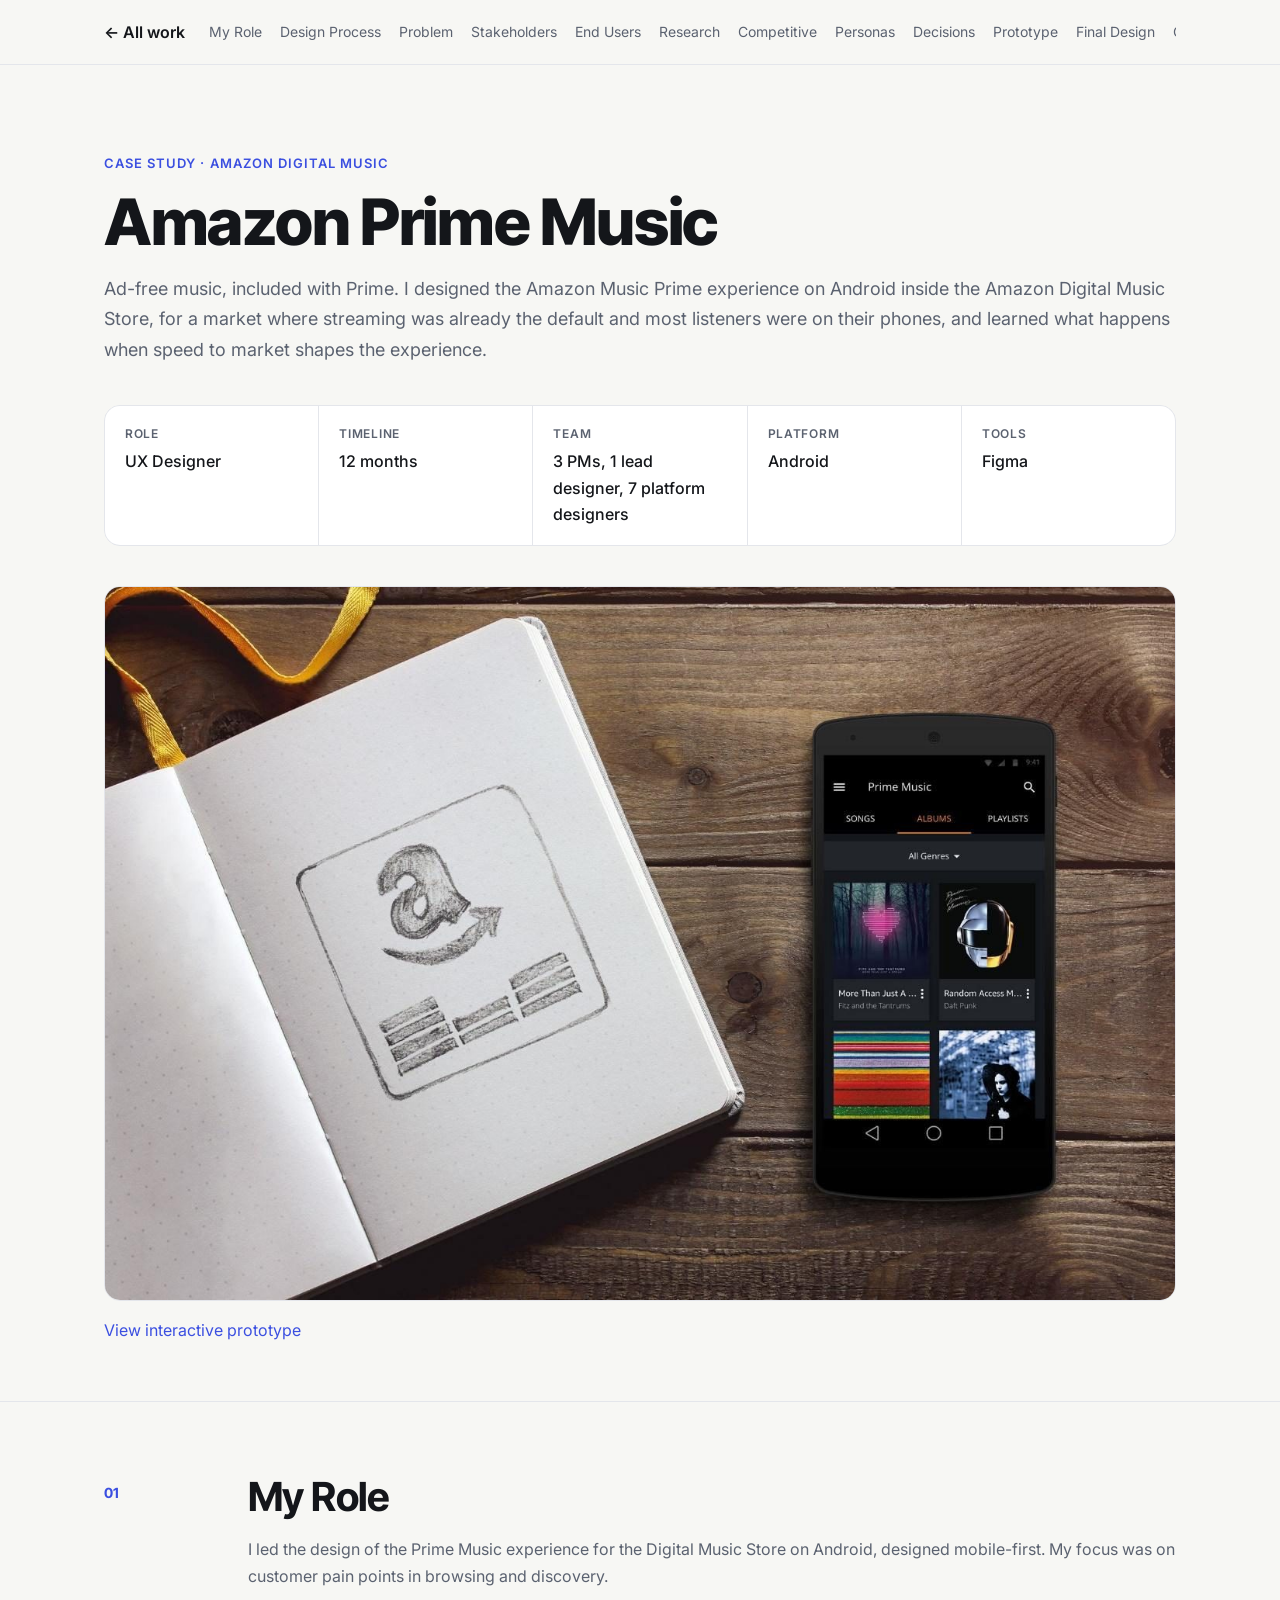
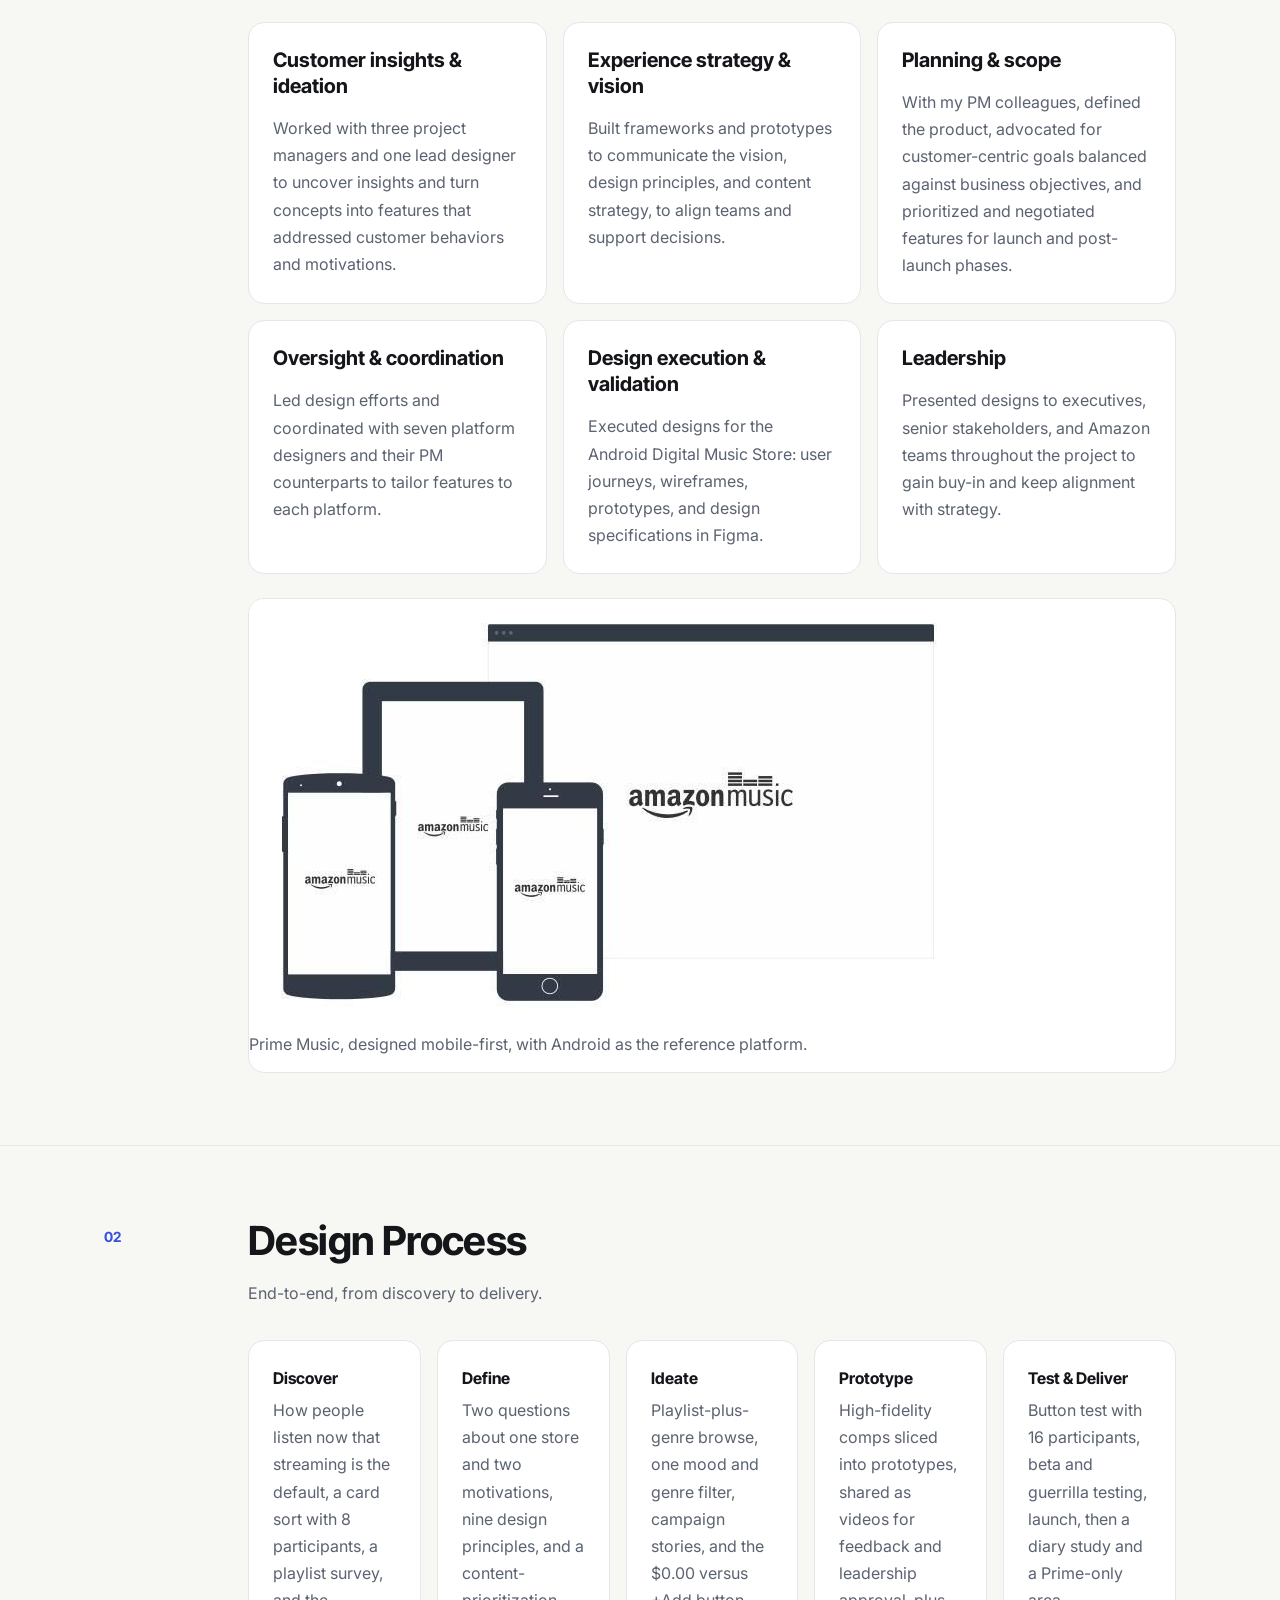
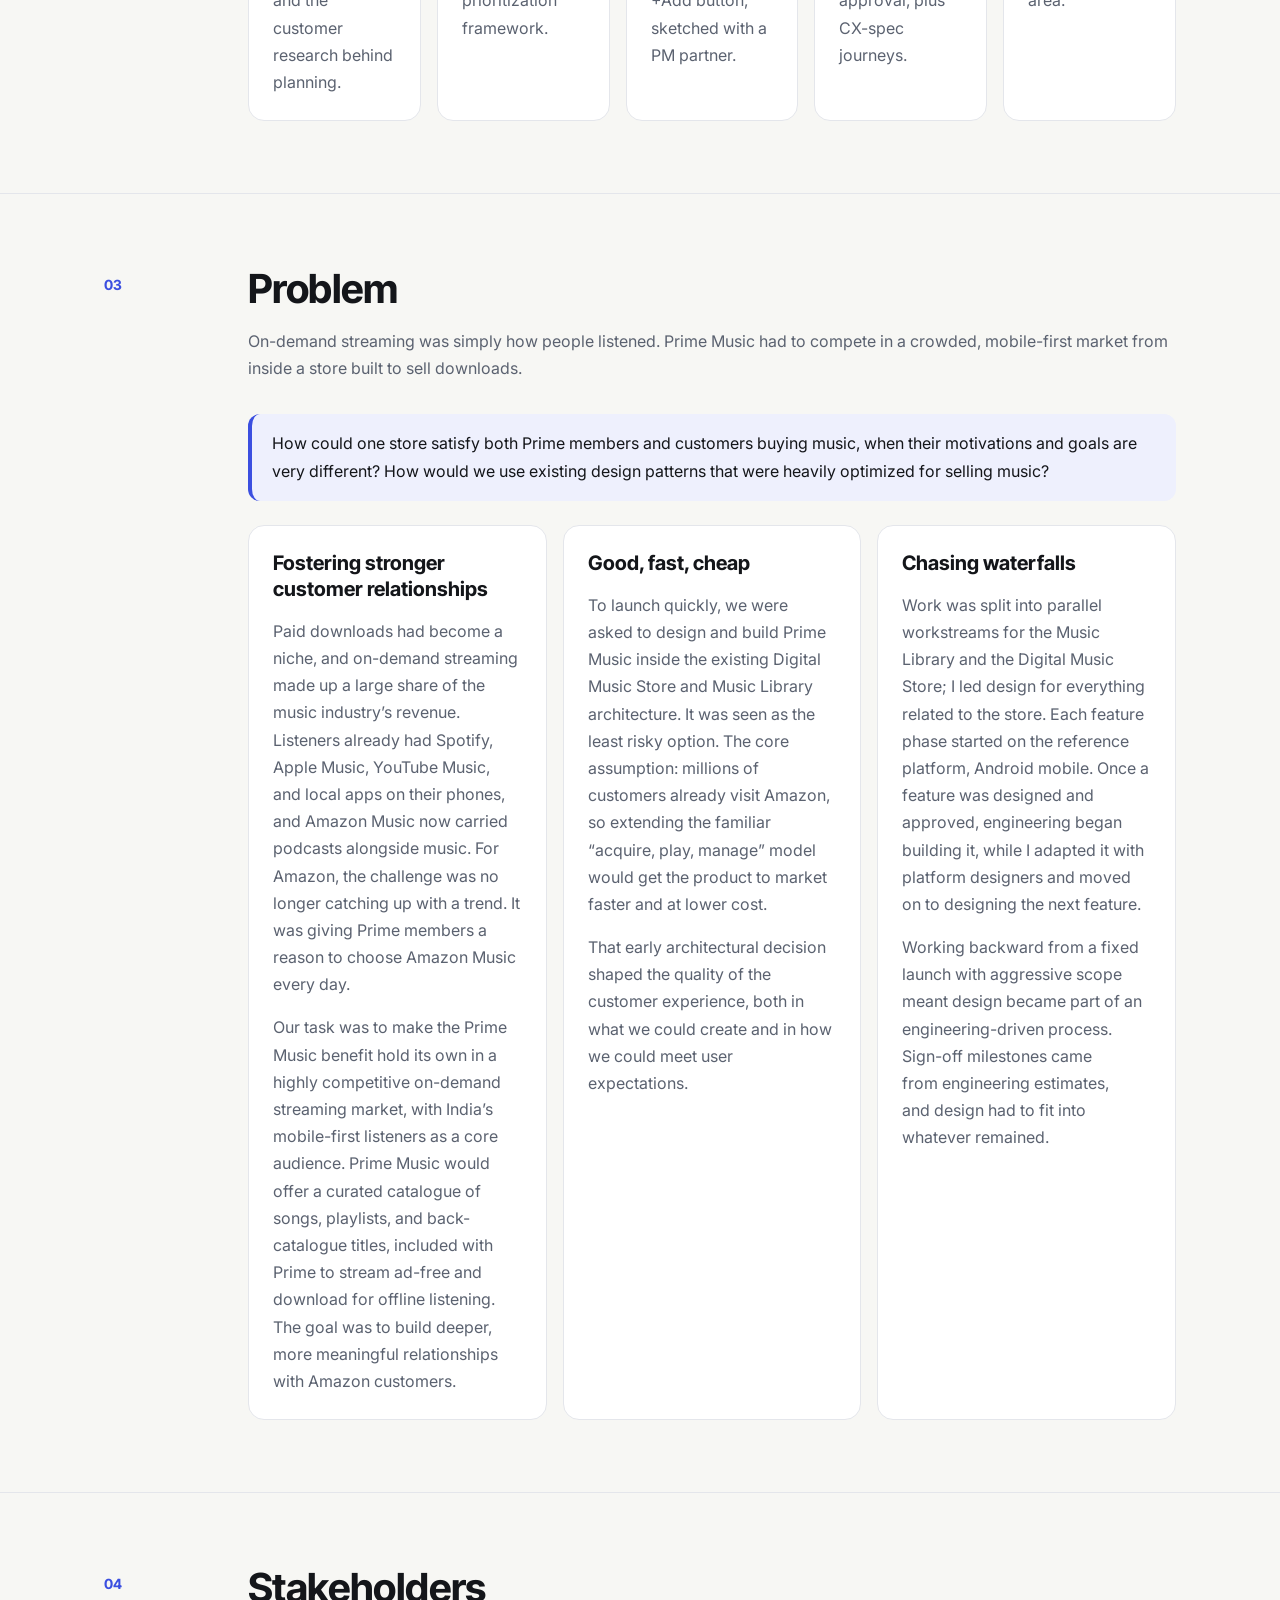
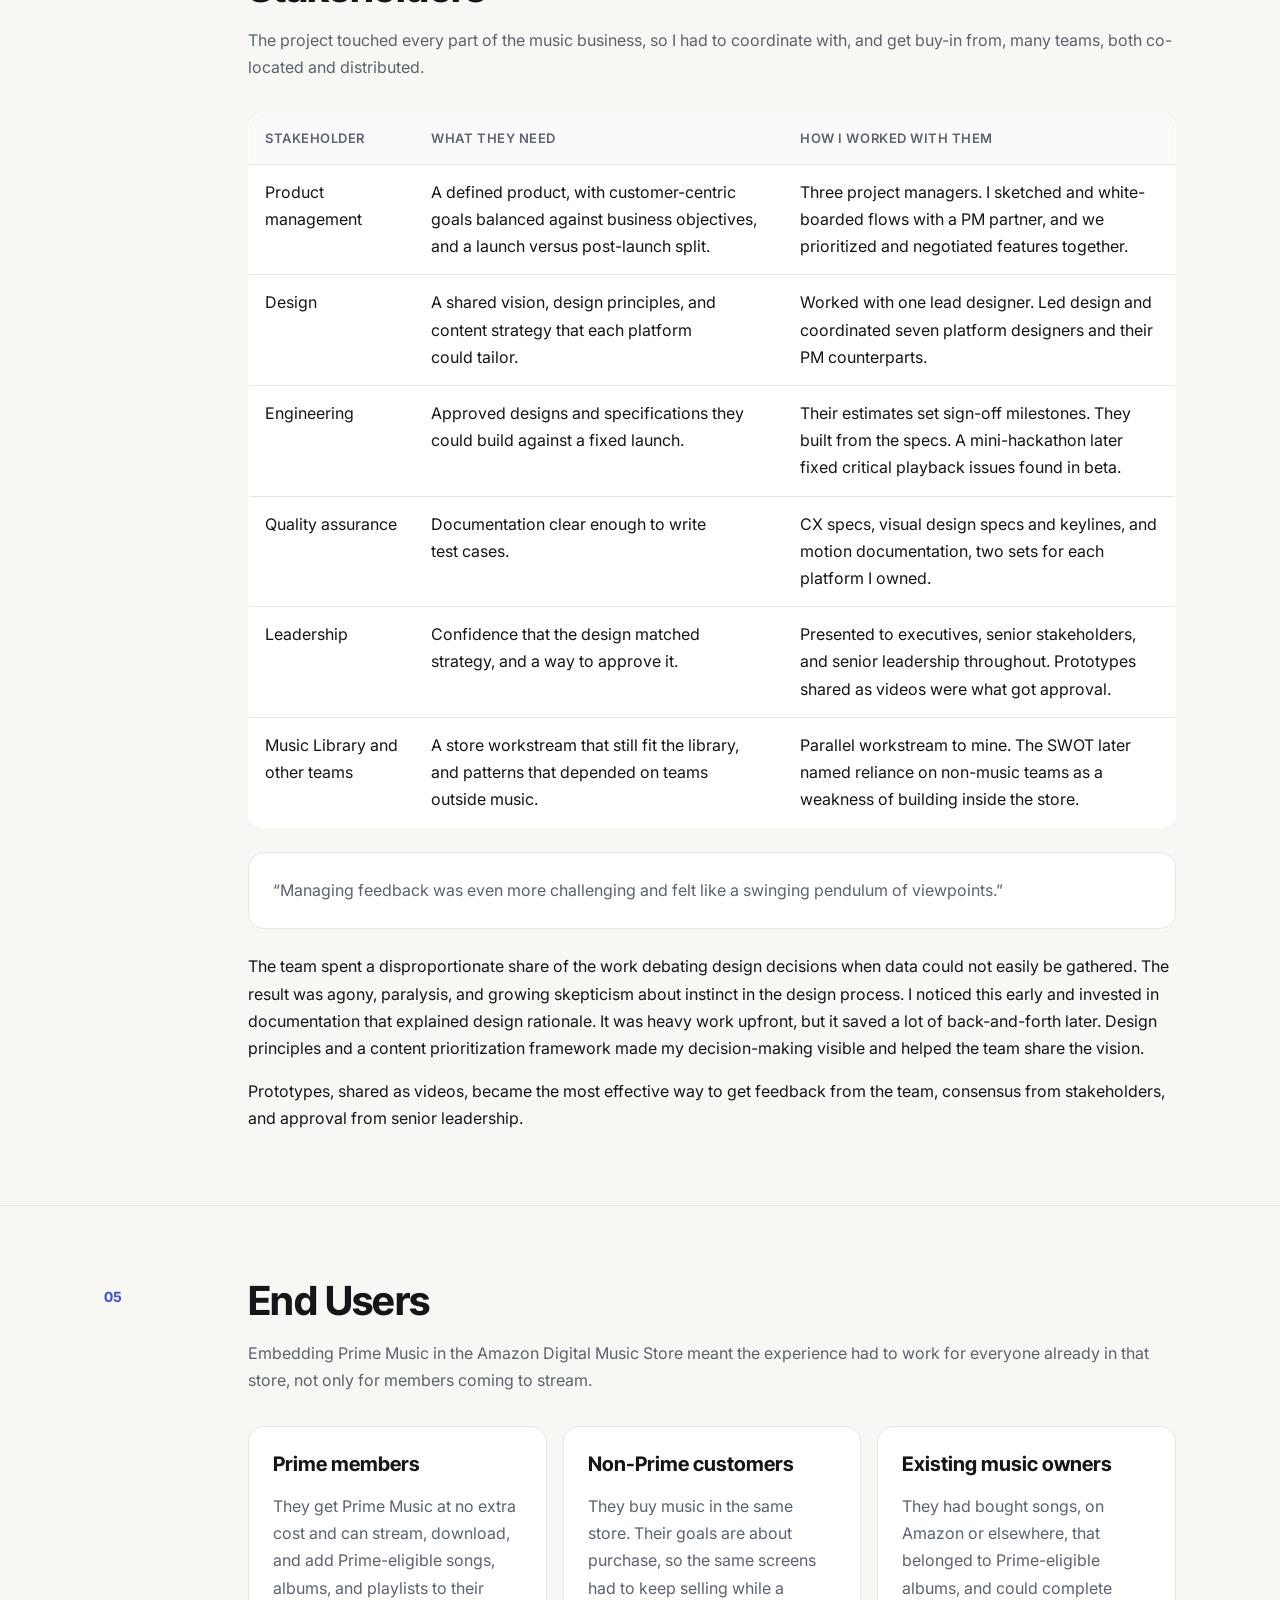
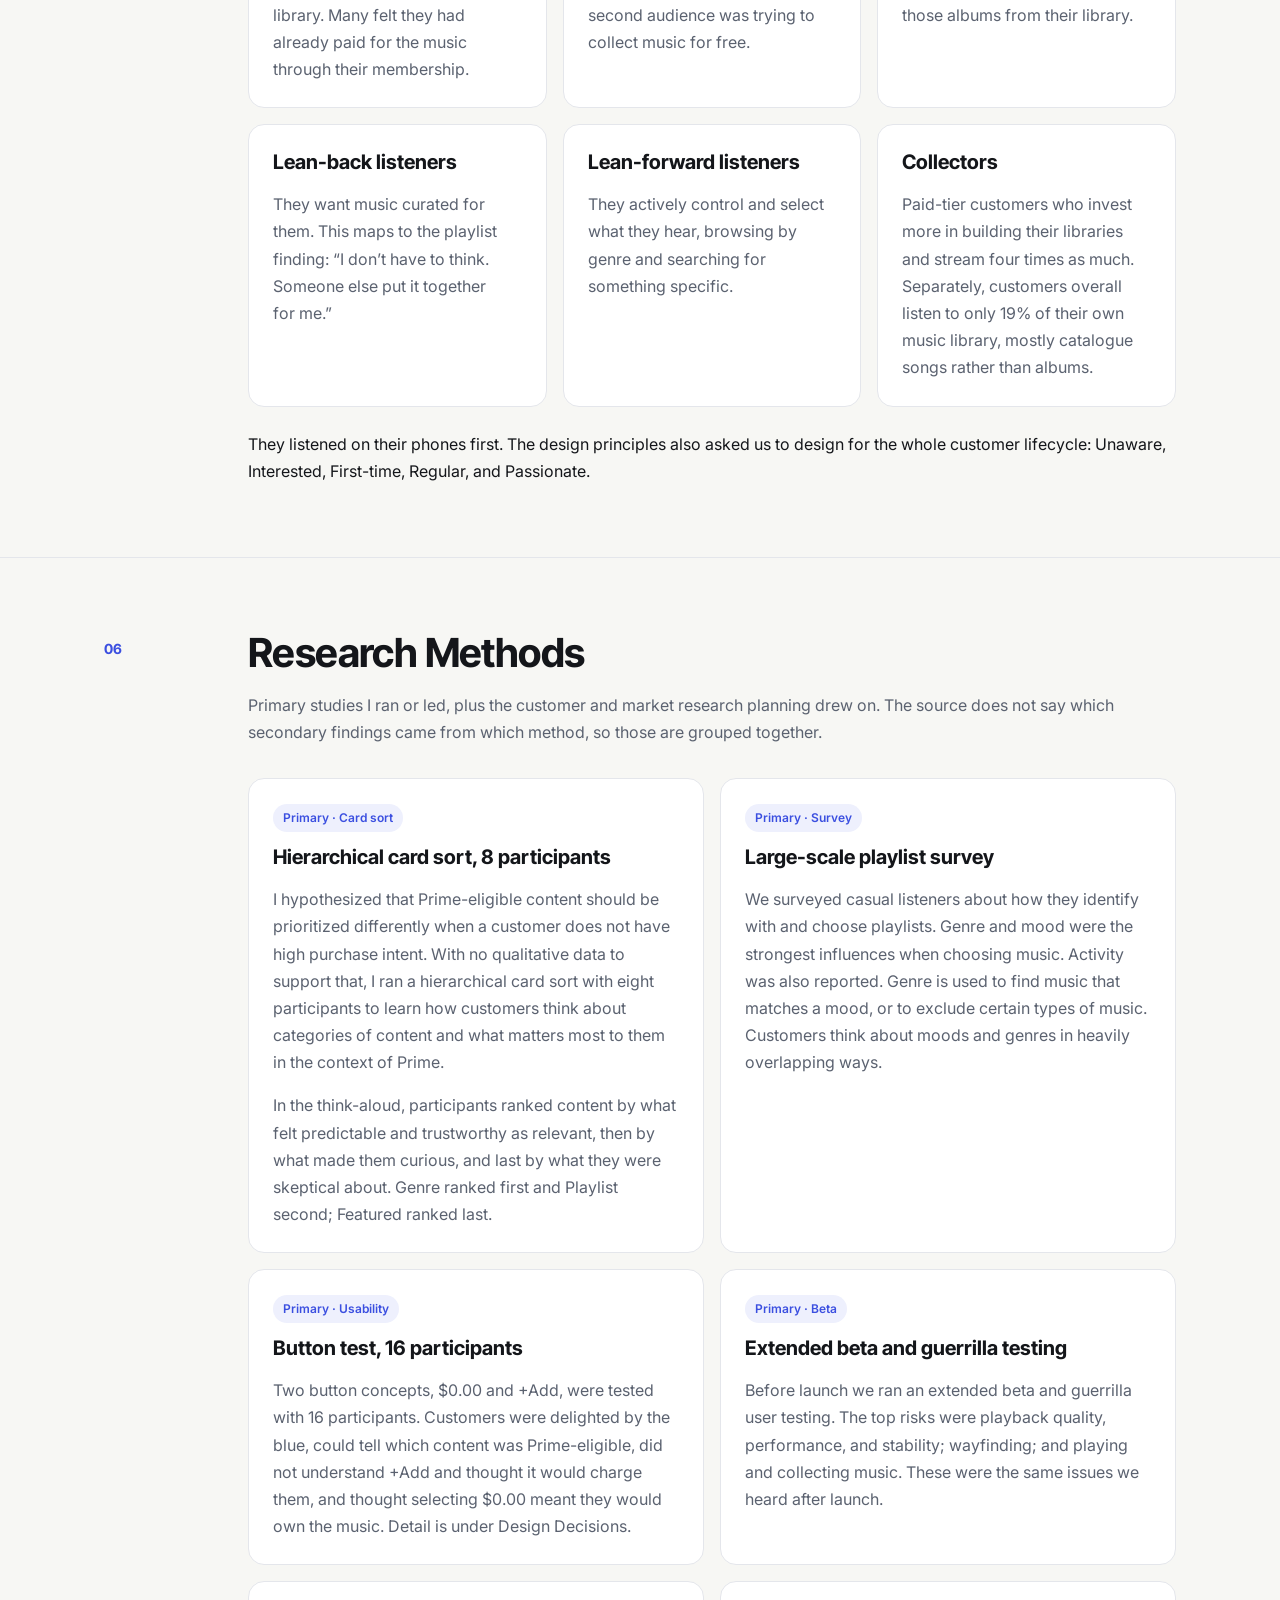
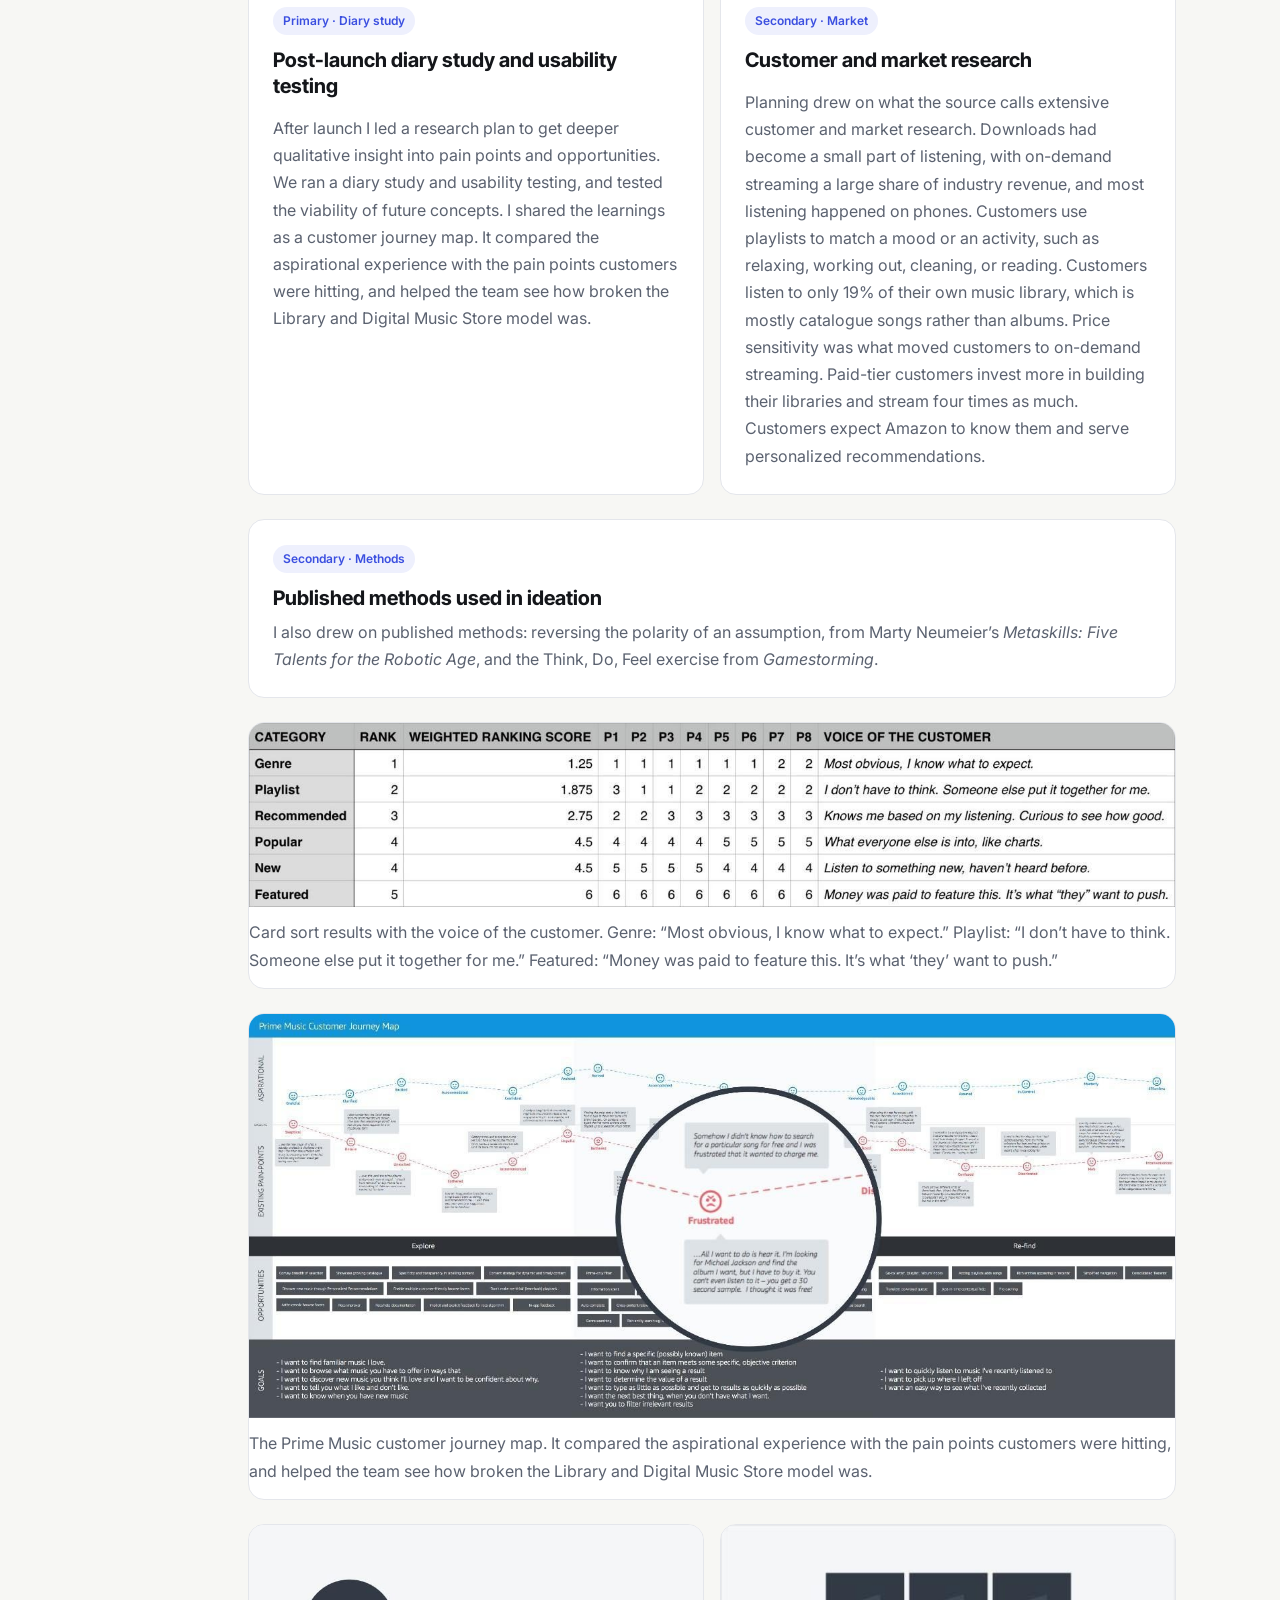
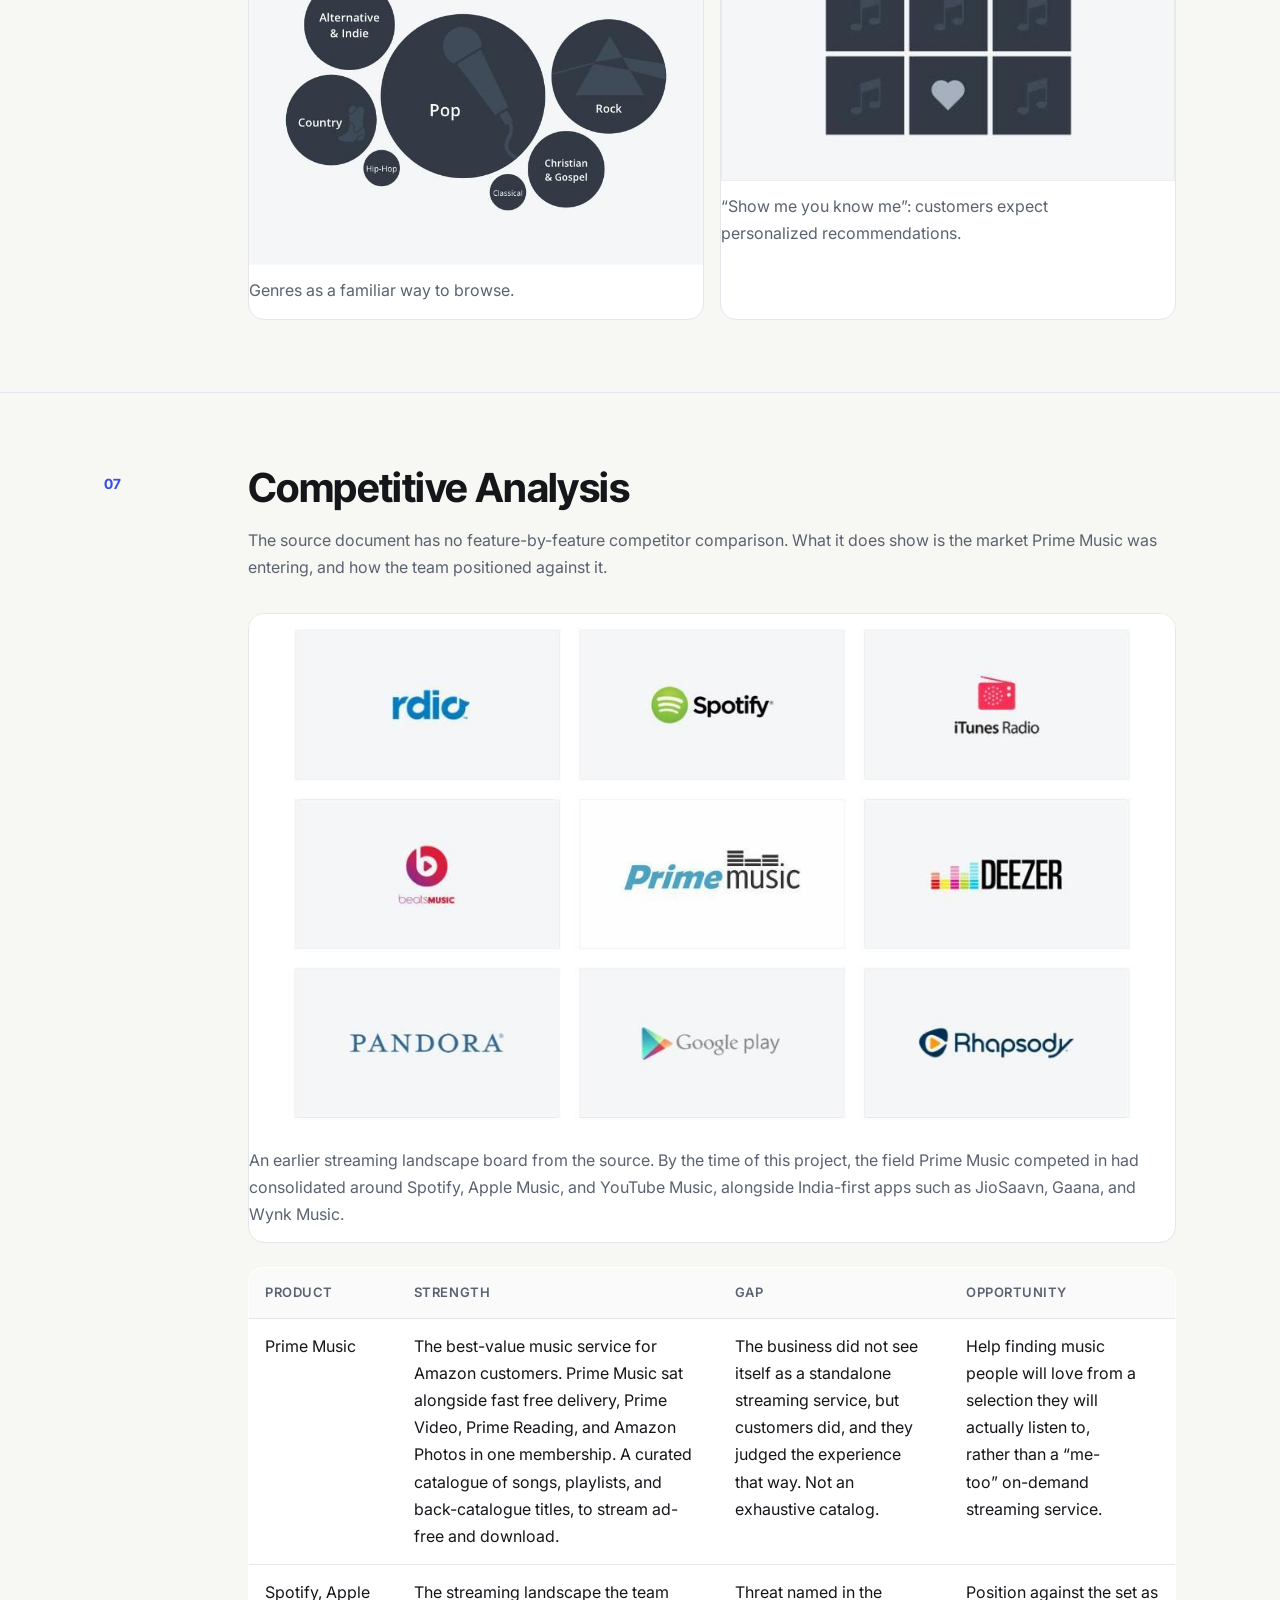
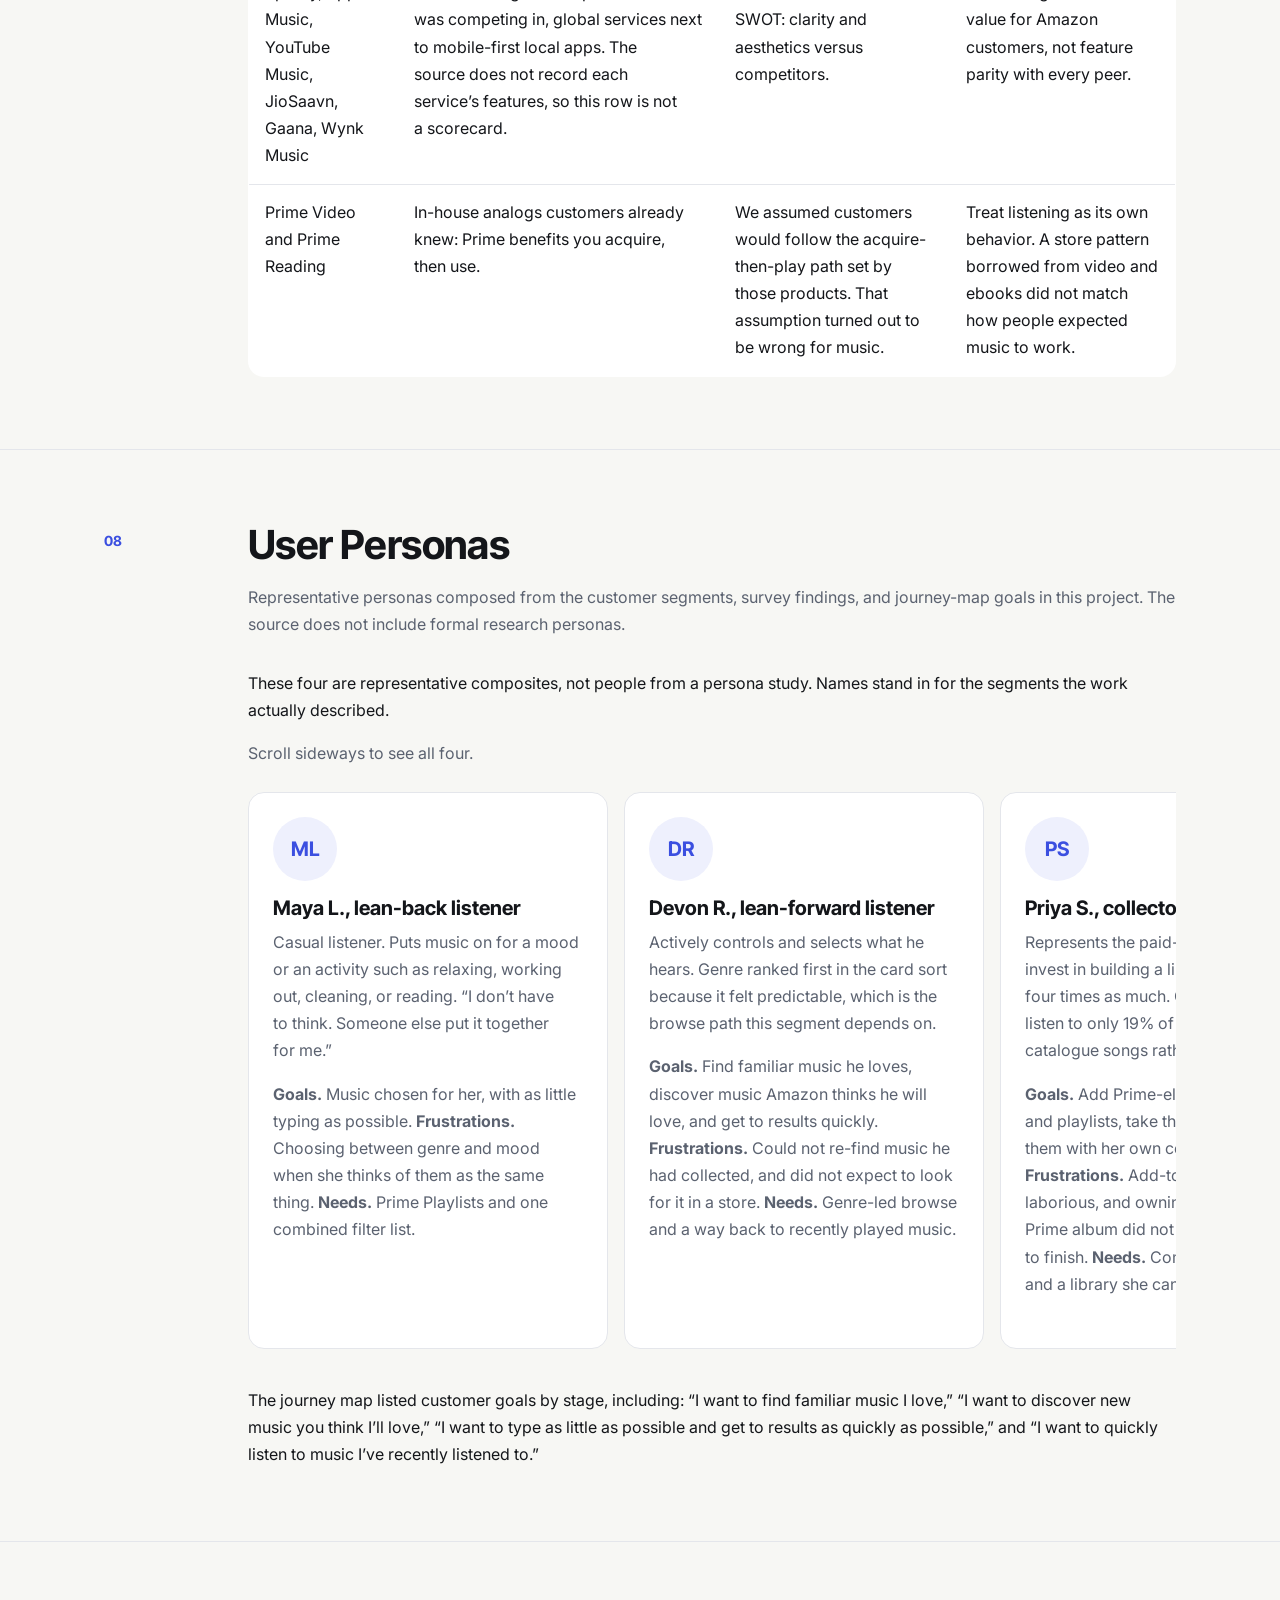
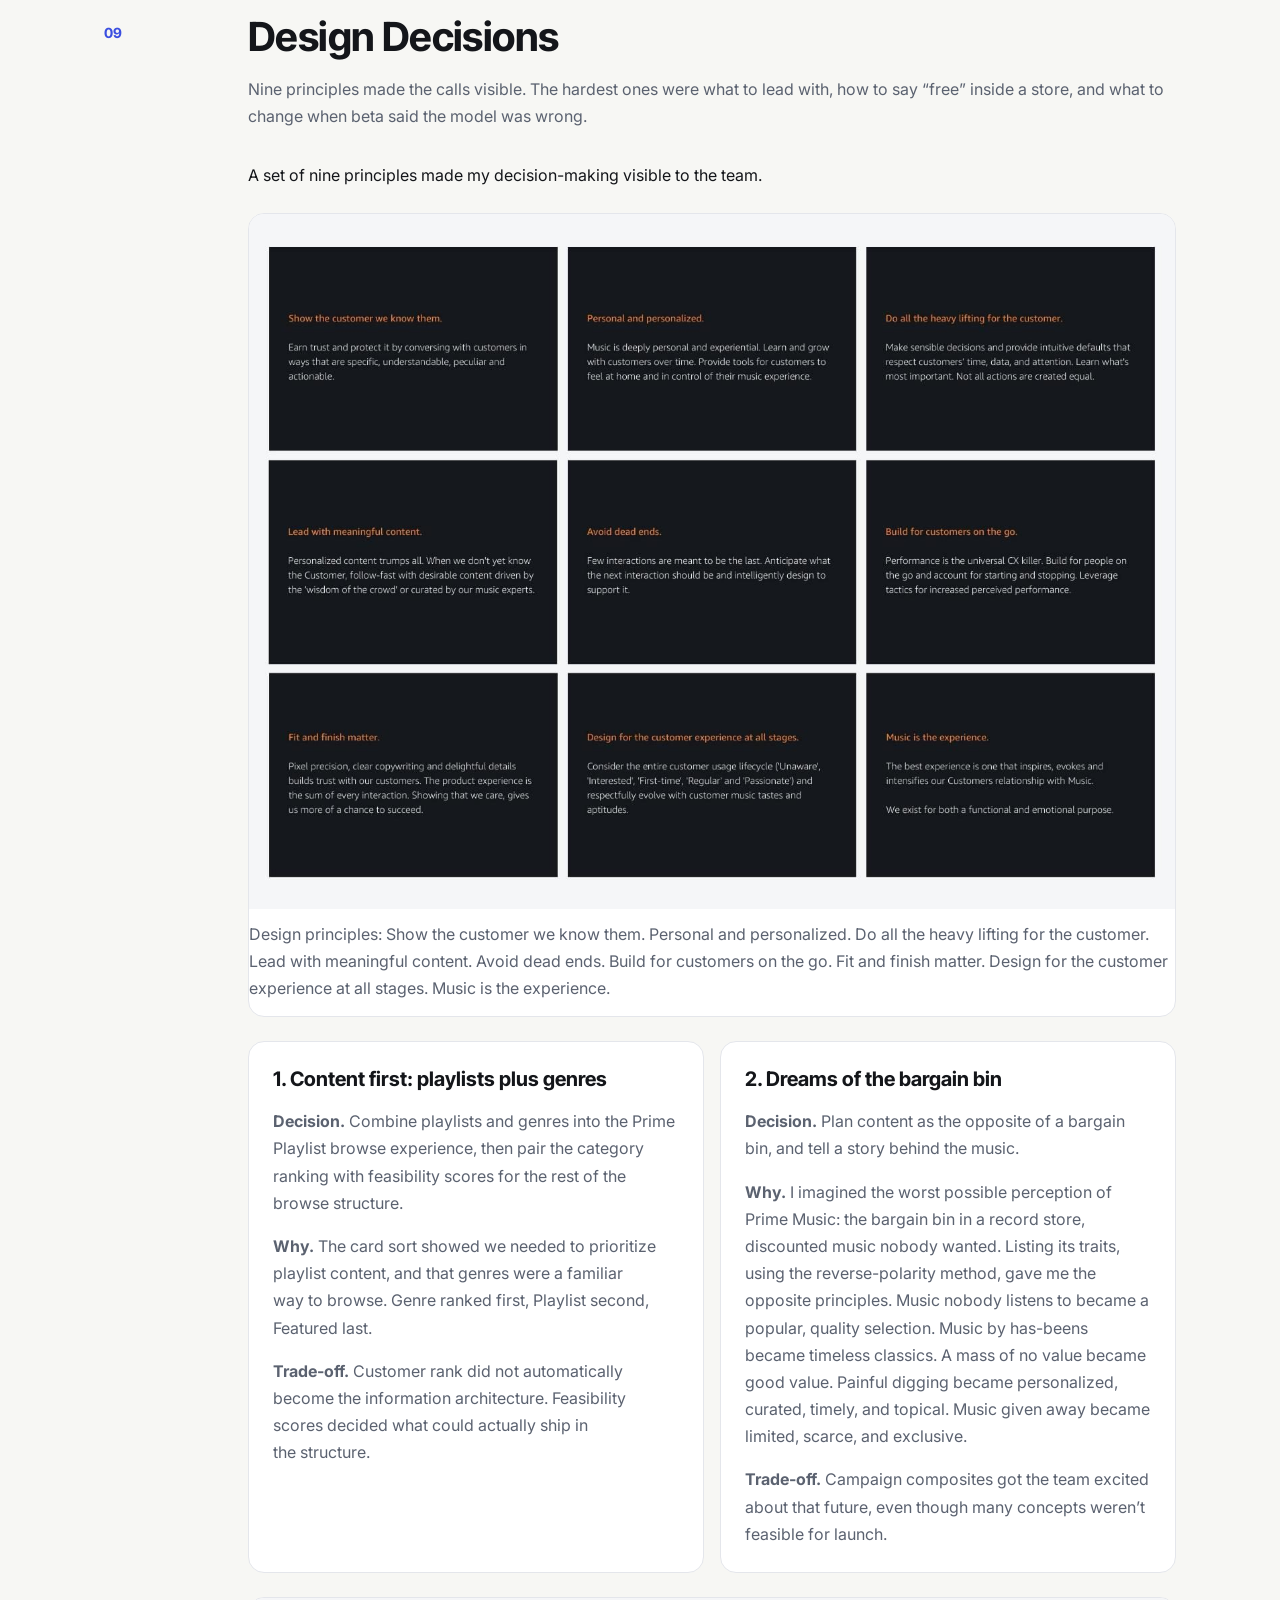
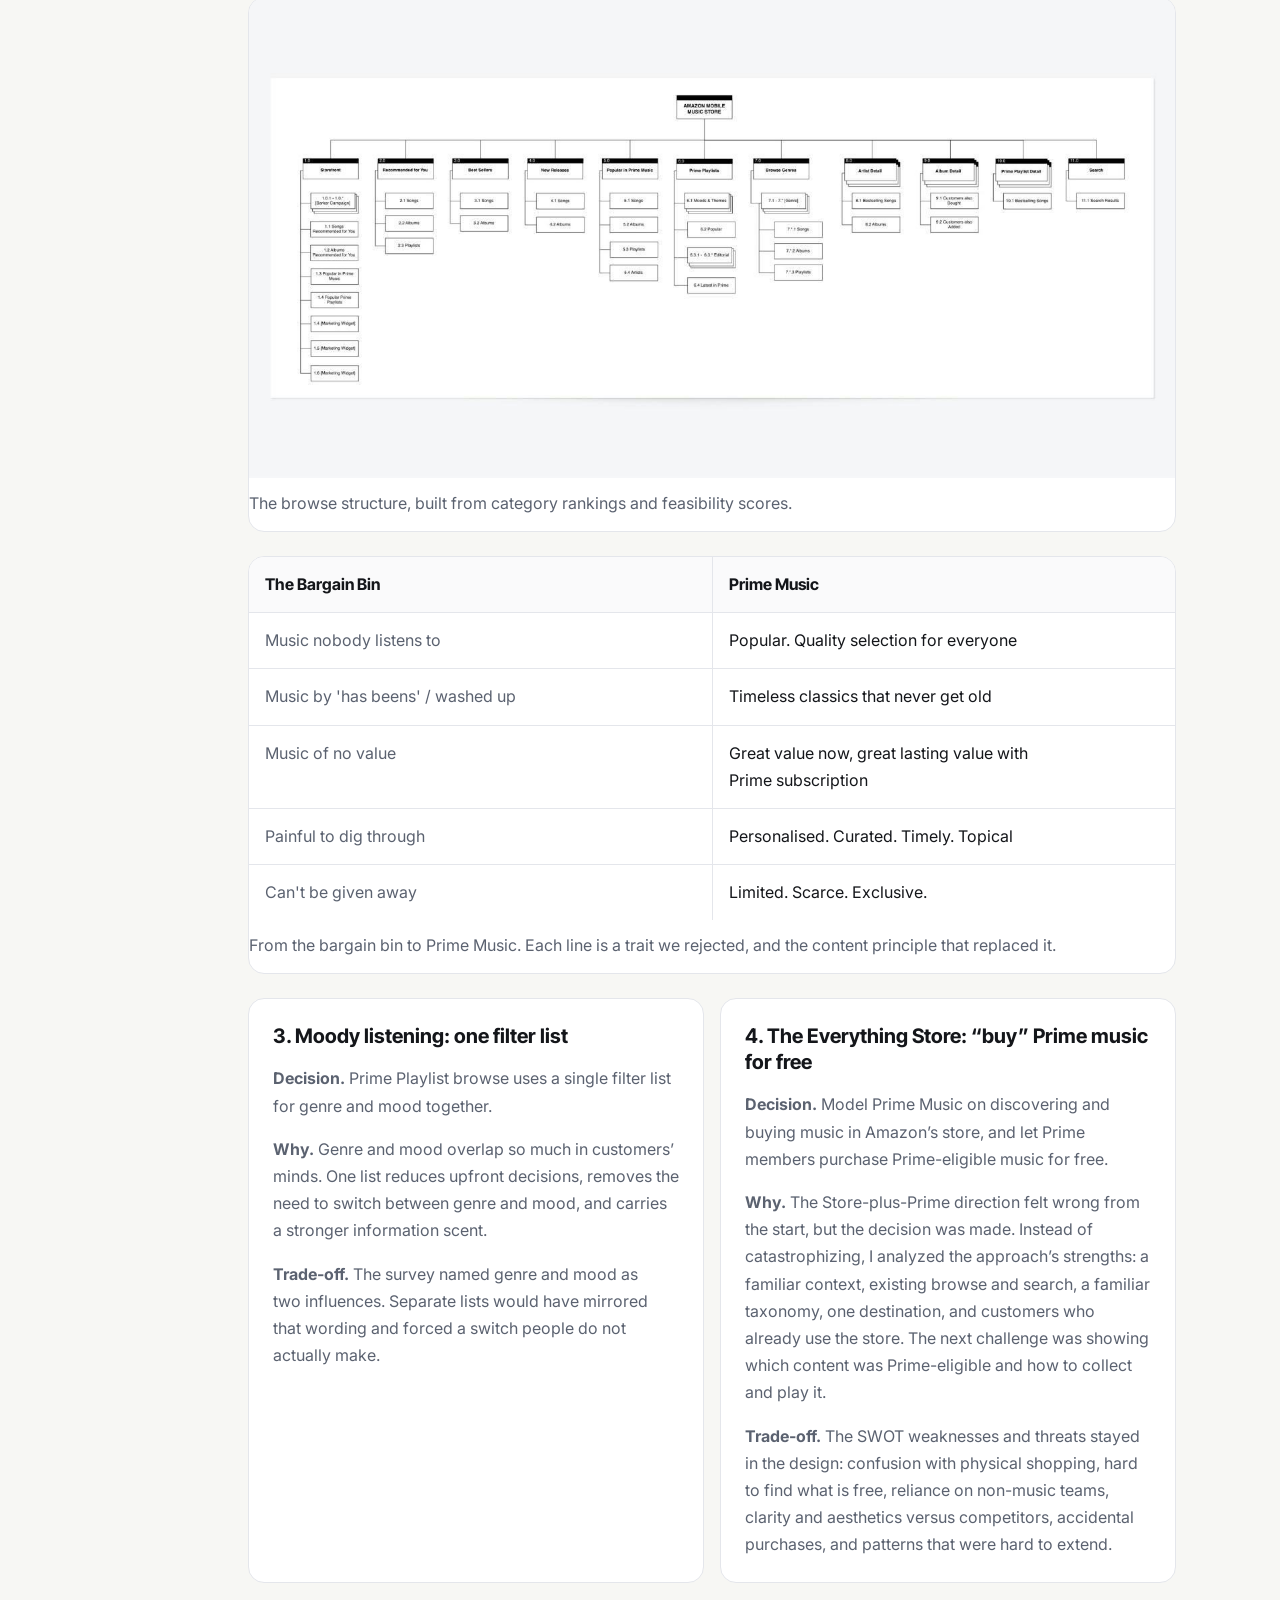
<file: index.html>
<!doctype html>
<html lang="en">
<head>
<meta charset="utf-8"><meta name="viewport" content="width=device-width,initial-scale=1">
<link rel="icon" href="favicon.ico" sizes="16x16 32x32 48x48">
<link rel="icon" href="favicon.svg" type="image/svg+xml">
<link rel="icon" href="favicon-32.png" type="image/png" sizes="32x32">
<link rel="icon" href="favicon-16.png" type="image/png" sizes="16x16">
<link rel="apple-touch-icon" href="apple-touch-icon.png" sizes="180x180">
<title>Amazon Prime Music — Case Study · Suvarna Myneni</title>
<meta name="description" content="Ad-free music, included with Prime. I designed the Amazon Music Prime experience inside the Amazon Digital Music Store on Android, for a mobile-first streaming market, and learned what happens when speed to market shapes the experience.">
<meta name="author" content="Suvarna Myneni">
<link rel="canonical" href="https://suvarnamyneni.github.io/amazon-prime-music-case-study/">
<meta property="og:type" content="article">
<meta property="og:title" content="Amazon Prime Music — Case Study · Suvarna Myneni">
<meta property="og:description" content="Ad-free music, included with Prime. I designed the Amazon Music Prime experience inside the Amazon Digital Music Store on Android.">
<meta property="og:url" content="https://suvarnamyneni.github.io/amazon-prime-music-case-study/">
<meta property="og:image" content="https://suvarnamyneni.github.io/amazon-prime-music-case-study/assets/hero.jpg">
<meta name="twitter:card" content="summary_large_image">
<link rel="stylesheet" href="case-study.css">
<style>
/* Page-only. The shared case-study.css palette, type, and section structure stay as they are.
   One reading measure and one left edge for column copy. Cards and grids keep their own boxes. */
img{height:auto;object-fit:contain}
.swatches{display:grid;grid-template-columns:repeat(4,minmax(0,1fr));gap:16px}
.swatch{width:auto}
.cs-hero .lede,
.cs-hero .hero-follow,
.cs-section .head p,
.body > p,
.body > ul,
.body > ol,
.callout,
.figure figcaption{
  max-width:none;
  text-align:left;
  text-wrap:pretty;
}
.cs-hero .lede{
  font-size:18px;
  line-height:1.7;
  max-width:none;
}
.cs-hero .hero-follow,
.cs-section .head p,
.body > p,
.body li,
.card p,
.card li,
.callout,
.figure figcaption,
.process .step span,
.from-to-row > div,
.swot-cell li,
td{
  font-size:16px;
  line-height:1.7;
  text-align:left;
  text-wrap:pretty;
}
.cs-hero .hero-follow{margin-top:16px}
.cs-hero .hero-follow + .hero-follow{margin-top:16px}
.cs-section .head{margin-bottom:32px}
.cs-section .head p{margin-top:16px}
.body > * + *{margin-top:24px}
.body > p + p{margin-top:16px}
.body > h3{margin-bottom:0}
.body > h3 + *{margin-top:24px}
.callout{font-weight:400;padding:16px 20px;width:100%;box-sizing:border-box}
.card p[style*="margin-top"],
.body p[style*="margin-top"]{margin-top:16px !important}
.body > .card{max-width:none}
.body > .card p,.body > .card li{max-width:none}
.grid,.process{align-items:stretch}
.grid{gap:16px}
.grid > .card,.process .step,.metric{height:100%;padding:24px}
.g2 > .card > h3,.g3 > .card > h3{margin-bottom:0}
.grid .card h3 + p,.grid .card p + p{margin-top:16px !important}
.process{gap:16px}
.figure{padding:0;overflow:hidden}
.figure img{border-radius:0}
.figure figcaption{padding:12px 0 14px;margin:0}
.from-to-row{display:grid;grid-template-columns:1fr 1fr}
.from-to-row + .from-to-row{border-top:1px solid var(--line)}
.from-to-row > div{padding:14px 16px}
.from-to-row > div + div{border-left:1px solid var(--line)}
.from-to-head > div{font-family:var(--font-head);font-weight:700;background:#FAFAFB}
.from-to-row:not(.from-to-head) > div:first-child{color:var(--muted)}
.swot-grid{display:grid;grid-template-columns:1fr 1fr;gap:16px}
.swot-cell{background:var(--bg);border:1px solid var(--line);border-radius:12px;padding:24px}
.swot-cell h3{font-size:13px;font-weight:700;letter-spacing:.06em;text-transform:uppercase;color:var(--accent);margin-bottom:10px}
.swot-cell ul{margin:0;padding-left:18px}
.swot-cell li{color:var(--muted);font-size:16px;line-height:1.7}
.swot-cell li + li{margin-top:6px}
/* Personas: all four in one row that scrolls sideways */
.persona-row{display:flex;flex-wrap:nowrap;gap:16px;overflow-x:auto;scroll-snap-type:x mandatory;scroll-padding-inline:2px;padding-bottom:14px;-webkit-overflow-scrolling:touch;scrollbar-width:thin;scrollbar-color:var(--accent) var(--line)}
.persona-row::-webkit-scrollbar{height:8px}
.persona-row::-webkit-scrollbar-track{background:var(--line);border-radius:99px}
.persona-row::-webkit-scrollbar-thumb{background:var(--accent);border-radius:99px}
.persona-row > .persona{flex:0 0 360px;max-width:86%;scroll-snap-align:start;grid-template-columns:1fr;gap:14px;align-content:start}
.persona-row > .persona .avatar{width:64px;height:64px;font-size:20px}
.persona-row:focus-visible{outline:2px solid var(--accent);outline-offset:4px}
.scroll-hint{font-size:13px;color:var(--muted)}
/* Low-fi wireframes */
.figure.lofi{padding:20px 20px 0;background:var(--surface)}
.lofi-scroll{overflow-x:auto}
.lofi-svg{display:block;width:100%;min-width:560px;height:auto}
.lofi-svg .lf-frame{fill:#FAFAFA;stroke:#6B7078;stroke-width:2}
.lofi-svg .lf-box{fill:#E4E6EA;stroke:#8A9099;stroke-width:1.5}
.lofi-svg .lf-btn{fill:#fff;stroke:#5B6270;stroke-width:1.5}
.lofi-svg .lf-bar{fill:#9AA0A8}
.lofi-svg .lf-soft{fill:#CDD1D7}
.lofi-svg .lf-line{stroke:#8A9099;stroke-width:1.5;fill:none}
.lofi-svg .lf-wave{stroke:#9AA0A8;stroke-width:2;fill:none}
.lofi-svg .lf-t{font:700 15px var(--font-head);fill:#3A3F47}
.lofi-svg .lf-s{font:500 11px var(--font);fill:#4A505C}
.lofi-svg .lf-b{font-weight:700}
.lofi-svg .lf-n{font:italic 11px var(--font);fill:#6B7078}
.lofi-svg .lf-ctrl{font:600 22px var(--font);fill:#4A505C;letter-spacing:4px}
@media (max-width:700px){
  .from-to-row,.swot-grid{grid-template-columns:1fr}
  .from-to-row > div + div{border-left:0;border-top:1px solid var(--line)}
  .swatches{grid-template-columns:1fr 1fr}
}

/* Shared portfolio footer. Self-contained; not part of the case-study template. */
.sm-footer{background:#1F2427;color:#E9E4DF;padding:40px 24px;margin-top:64px;font-family:inherit;clear:both;position:relative;z-index:1}
.sm-footer-inner{max-width:1200px;margin:0 auto;display:grid;gap:8px;text-align:center;justify-items:center}
.sm-footer-name{margin:0;font-size:18px;font-weight:600;color:#FFFFFF}
.sm-footer-role{margin:0;font-size:14px;color:#C9C2BB}
.sm-footer-links{display:flex;flex-wrap:wrap;gap:12px 24px;justify-content:center;margin-top:8px}
.sm-footer-links a{color:#FFFFFF;text-decoration:underline;text-underline-offset:3px;font-size:14px}
.sm-footer-links a:hover,.sm-footer-links a:focus-visible{color:#F4B9A7}
.sm-footer-copy{margin:8px 0 0;font-size:12px;color:#9D958E}
.sm-sr{position:absolute;width:1px;height:1px;overflow:hidden;clip:rect(0 0 0 0);white-space:nowrap}
</style>
</head>
<body id="top">
<a class="cs-skip" href="#main" style="position:absolute;left:12px;top:-60px;z-index:100;background:#1f4fd8;color:#fff;padding:10px 14px;border-radius:6px" onfocus="this.style.top='12px'" onblur="this.style.top='-60px'">Skip to content</a>
<nav class="cs-nav"><div class="wrap">
  <a class="back" href="https://suvarnamyneni.github.io/">← All work</a>
  <div class="links">
    <a href="#role">My Role</a><a href="#design">Design Process</a><a href="#problem">Problem</a><a href="#stakeholders">Stakeholders</a><a href="#users">End Users</a><a href="#research">Research</a><a href="#competitive">Competitive</a><a href="#personas">Personas</a><a href="#decisions">Decisions</a><a href="#prototype">Prototype</a><a href="#final">Final Design</a><a href="#outcome">Outcome</a><a href="#metrics">Metrics</a>
  </div>
</div></nav>

<header class="cs-hero"><div class="wrap">
  <div class="eyebrow">Case Study · Amazon Digital Music</div>
  <h1>Amazon Prime Music</h1>
  <p class="lede">Ad-free music, included with Prime. I designed the Amazon Music Prime experience on Android inside the Amazon Digital Music Store, for a market where streaming was already the default and most listeners were on their phones, and learned what happens when speed to market shapes the experience.</p>
  <dl class="meta">
    <div><dt>Role</dt><dd>UX Designer</dd></div>
    <div><dt>Timeline</dt><dd>12 months</dd></div>
    <div><dt>Team</dt><dd>3 PMs, 1 lead designer, 7 platform designers</dd></div>
    <div><dt>Platform</dt><dd>Android</dd></div>
    <div><dt>Tools</dt><dd>Figma</dd></div>
  </dl>
  <figure class="cs-cover"><img src="assets/hero.jpg" width="1379" height="919" alt="A sketchbook with a hand-drawn Amazon logo next to an Android phone showing Prime Music."></figure>
  <p class="hero-follow"><a href="prototype/">View interactive prototype</a></p>
</div></header>

<main id="main">
<section class="cs-section" id="role"><div class="wrap">
  <div class="head"><div class="num">01</div><div><h2>My Role</h2><p>I led the design of the Prime Music experience for the Digital Music Store on Android, designed mobile-first. My focus was on customer pain points in browsing and discovery.</p></div></div>
  <div class="body">
    <div class="grid g3">
      <article class="card"><h3>Customer insights &amp; ideation</h3><p>Worked with three project managers and one lead designer to uncover insights and turn concepts into features that addressed customer behaviors and motivations.</p></article>
      <article class="card"><h3>Experience strategy &amp; vision</h3><p>Built frameworks and prototypes to communicate the vision, design principles, and content strategy, to align teams and support decisions.</p></article>
      <article class="card"><h3>Planning &amp; scope</h3><p>With my PM colleagues, defined the product, advocated for customer-centric goals balanced against business objectives, and prioritized and negotiated features for launch and post-launch phases.</p></article>
      <article class="card"><h3>Oversight &amp; coordination</h3><p>Led design efforts and coordinated with seven platform designers and their PM counterparts to tailor features to each platform.</p></article>
      <article class="card"><h3>Design execution &amp; validation</h3><p>Executed designs for the Android Digital Music Store: user journeys, wireframes, prototypes, and design specifications in Figma.</p></article>
      <article class="card"><h3>Leadership</h3><p>Presented designs to executives, senior stakeholders, and Amazon teams throughout the project to gain buy-in and keep alignment with strategy.</p></article>
    </div>
    <figure class="figure">
      <img src="assets/platforms.jpg" width="746" height="420" alt="Phone, tablet, and desktop outlines each showing the amazon music logo.">
      <figcaption>Prime Music, designed mobile-first, with Android as the reference platform.</figcaption>
    </figure>
  </div>
</div></section>

<section class="cs-section" id="design"><div class="wrap">
  <div class="head"><div class="num">02</div><div><h2>Design Process</h2><p>End-to-end, from discovery to delivery.</p></div></div>
  <div class="body"><div class="process">
    <div class="step"><b>Discover</b><span>How people listen now that streaming is the default, a card sort with 8 participants, a playlist survey, and the customer research behind planning.</span></div>
    <div class="step"><b>Define</b><span>Two questions about one store and two motivations, nine design principles, and a content-prioritization framework.</span></div>
    <div class="step"><b>Ideate</b><span>Playlist-plus-genre browse, one mood and genre filter, campaign stories, and the $0.00 versus +Add button, sketched with a PM partner.</span></div>
    <div class="step"><b>Prototype</b><span>High-fidelity comps sliced into prototypes, shared as videos for feedback and leadership approval, plus CX-spec journeys.</span></div>
    <div class="step"><b>Test &amp; Deliver</b><span>Button test with 16 participants, beta and guerrilla testing, launch, then a diary study and a Prime-only area.</span></div>
  </div></div>
</div></section>

<section class="cs-section" id="problem"><div class="wrap">
  <div class="head"><div class="num">03</div><div><h2>Problem</h2><p>On-demand streaming was simply how people listened. Prime Music had to compete in a crowded, mobile-first market from inside a store built to sell downloads.</p></div></div>
  <div class="body">
    <p class="callout">How could one store satisfy both Prime members and customers buying music, when their motivations and goals are very different? How would we use existing design patterns that were heavily optimized for selling music?</p>
    <div class="grid g3">
      <article class="card">
        <h3>Fostering stronger customer relationships</h3>
        <p>Paid downloads had become a niche, and on-demand streaming made up a large share of the music industry’s revenue. Listeners already had Spotify, Apple Music, YouTube Music, and local apps on their phones, and Amazon Music now carried podcasts alongside music. For Amazon, the challenge was no longer catching up with a trend. It was giving Prime members a reason to choose Amazon Music every day.</p>
        <p style="margin-top:10px">Our task was to make the Prime Music benefit hold its own in a highly competitive on-demand streaming market, with India’s mobile-first listeners as a core audience. Prime Music would offer a curated catalogue of songs, playlists, and back-catalogue titles, included with Prime to stream ad-free and download for offline listening. The goal was to build deeper, more meaningful relationships with Amazon customers.</p>
      </article>
      <article class="card">
        <h3>Good, fast, cheap</h3>
        <p>To launch quickly, we were asked to design and build Prime Music inside the existing Digital Music Store and Music Library architecture. It was seen as the least risky option. The core assumption: millions of customers already visit Amazon, so extending the familiar “acquire, play, manage” model would get the product to market faster and at lower cost.</p>
        <p style="margin-top:10px">That early architectural decision shaped the quality of the customer experience, both in what we could create and in how we could meet user expectations.</p>
      </article>
      <article class="card">
        <h3>Chasing waterfalls</h3>
        <p>Work was split into parallel workstreams for the Music Library and the Digital Music Store; I led design for everything related to the store. Each feature phase started on the reference platform, Android mobile. Once a feature was designed and approved, engineering began building it, while I adapted it with platform designers and moved on to designing the next feature.</p>
        <p style="margin-top:10px">Working backward from a fixed launch with aggressive scope meant design became part of an engineering-driven process. Sign-off milestones came from engineering estimates, and design had to fit into whatever remained.</p>
      </article>
    </div>
  </div>
</div></section>

<section class="cs-section" id="stakeholders"><div class="wrap">
  <div class="head"><div class="num">04</div><div><h2>Stakeholders</h2><p>The project touched every part of the music business, so I had to coordinate with, and get buy-in from, many teams, both co-located and distributed.</p></div></div>
  <div class="body">
    <div style="overflow-x:auto">
    <table style="min-width:720px">
      <thead><tr><th>Stakeholder</th><th>What they need</th><th>How I worked with them</th></tr></thead>
      <tbody>
        <tr>
          <td>Product management</td>
          <td>A defined product, with customer-centric goals balanced against business objectives, and a launch versus post-launch split.</td>
          <td>Three project managers. I sketched and white-boarded flows with a PM partner, and we prioritized and negotiated features together.</td>
        </tr>
        <tr>
          <td>Design</td>
          <td>A shared vision, design principles, and content strategy that each platform could tailor.</td>
          <td>Worked with one lead designer. Led design and coordinated seven platform designers and their PM counterparts.</td>
        </tr>
        <tr>
          <td>Engineering</td>
          <td>Approved designs and specifications they could build against a fixed launch.</td>
          <td>Their estimates set sign-off milestones. They built from the specs. A mini-hackathon later fixed critical playback issues found in beta.</td>
        </tr>
        <tr>
          <td>Quality assurance</td>
          <td>Documentation clear enough to write test cases.</td>
          <td>CX specs, visual design specs and keylines, and motion documentation, two sets for each platform I owned.</td>
        </tr>
        <tr>
          <td>Leadership</td>
          <td>Confidence that the design matched strategy, and a way to approve it.</td>
          <td>Presented to executives, senior stakeholders, and senior leadership throughout. Prototypes shared as videos were what got approval.</td>
        </tr>
        <tr>
          <td>Music Library and other teams</td>
          <td>A store workstream that still fit the library, and patterns that depended on teams outside music.</td>
          <td>Parallel workstream to mine. The SWOT later named reliance on non-music teams as a weakness of building inside the store.</td>
        </tr>
      </tbody>
    </table>
    </div>
    <article class="card"><p>“Managing feedback was even more challenging and felt like a swinging pendulum of viewpoints.”</p></article>
    <p>The team spent a disproportionate share of the work debating design decisions when data could not easily be gathered. The result was agony, paralysis, and growing skepticism about instinct in the design process. I noticed this early and invested in documentation that explained design rationale. It was heavy work upfront, but it saved a lot of back-and-forth later. Design principles and a content prioritization framework made my decision-making visible and helped the team share the vision.</p>
    <p>Prototypes, shared as videos, became the most effective way to get feedback from the team, consensus from stakeholders, and approval from senior leadership.</p>
  </div>
</div></section>

<section class="cs-section" id="users"><div class="wrap">
  <div class="head"><div class="num">05</div><div><h2>End Users</h2><p>Embedding Prime Music in the Amazon Digital Music Store meant the experience had to work for everyone already in that store, not only for members coming to stream.</p></div></div>
  <div class="body">
    <div class="grid g3">
      <article class="card"><h3>Prime members</h3><p>They get Prime Music at no extra cost and can stream, download, and add Prime-eligible songs, albums, and playlists to their library. Many felt they had already paid for the music through their membership.</p></article>
      <article class="card"><h3>Non-Prime customers</h3><p>They buy music in the same store. Their goals are about purchase, so the same screens had to keep selling while a second audience was trying to collect music for free.</p></article>
      <article class="card"><h3>Existing music owners</h3><p>They had bought songs, on Amazon or elsewhere, that belonged to Prime-eligible albums, and could complete those albums from their library.</p></article>
      <article class="card"><h3>Lean-back listeners</h3><p>They want music curated for them. This maps to the playlist finding: “I don’t have to think. Someone else put it together for me.”</p></article>
      <article class="card"><h3>Lean-forward listeners</h3><p>They actively control and select what they hear, browsing by genre and searching for something specific.</p></article>
      <article class="card"><h3>Collectors</h3><p>Paid-tier customers who invest more in building their libraries and stream four times as much. Separately, customers overall listen to only 19% of their own music library, mostly catalogue songs rather than albums.</p></article>
    </div>
    <p>They listened on their phones first. The design principles also asked us to design for the whole customer lifecycle: Unaware, Interested, First-time, Regular, and Passionate.</p>
  </div>
</div></section>

<section class="cs-section" id="research"><div class="wrap">
  <div class="head"><div class="num">06</div><div><h2>Research Methods</h2><p>Primary studies I ran or led, plus the customer and market research planning drew on. The source does not say which secondary findings came from which method, so those are grouped together.</p></div></div>
  <div class="body">
    <div class="grid g2">
      <article class="card">
        <div class="tag">Primary · Card sort</div>
        <h3>Hierarchical card sort, 8 participants</h3>
        <p>I hypothesized that Prime-eligible content should be prioritized differently when a customer does not have high purchase intent. With no qualitative data to support that, I ran a hierarchical card sort with eight participants to learn how customers think about categories of content and what matters most to them in the context of Prime.</p>
        <p style="margin-top:10px">In the think-aloud, participants ranked content by what felt predictable and trustworthy as relevant, then by what made them curious, and last by what they were skeptical about. Genre ranked first and Playlist second; Featured ranked last.</p>
      </article>
      <article class="card">
        <div class="tag">Primary · Survey</div>
        <h3>Large-scale playlist survey</h3>
        <p>We surveyed casual listeners about how they identify with and choose playlists. Genre and mood were the strongest influences when choosing music. Activity was also reported. Genre is used to find music that matches a mood, or to exclude certain types of music. Customers think about moods and genres in heavily overlapping ways.</p>
      </article>
      <article class="card">
        <div class="tag">Primary · Usability</div>
        <h3>Button test, 16 participants</h3>
        <p>Two button concepts, $0.00 and +Add, were tested with 16 participants. Customers were delighted by the blue, could tell which content was Prime-eligible, did not understand +Add and thought it would charge them, and thought selecting $0.00 meant they would own the music. Detail is under Design Decisions.</p>
      </article>
      <article class="card">
        <div class="tag">Primary · Beta</div>
        <h3>Extended beta and guerrilla testing</h3>
        <p>Before launch we ran an extended beta and guerrilla user testing. The top risks were playback quality, performance, and stability; wayfinding; and playing and collecting music. These were the same issues we heard after launch.</p>
      </article>
      <article class="card">
        <div class="tag">Primary · Diary study</div>
        <h3>Post-launch diary study and usability testing</h3>
        <p>After launch I led a research plan to get deeper qualitative insight into pain points and opportunities. We ran a diary study and usability testing, and tested the viability of future concepts. I shared the learnings as a customer journey map. It compared the aspirational experience with the pain points customers were hitting, and helped the team see how broken the Library and Digital Music Store model was.</p>
      </article>
      <article class="card">
        <div class="tag">Secondary · Market</div>
        <h3>Customer and market research</h3>
        <p>Planning drew on what the source calls extensive customer and market research. Downloads had become a small part of listening, with on-demand streaming a large share of industry revenue, and most listening happened on phones. Customers use playlists to match a mood or an activity, such as relaxing, working out, cleaning, or reading. Customers listen to only 19% of their own music library, which is mostly catalogue songs rather than albums. Price sensitivity was what moved customers to on-demand streaming. Paid-tier customers invest more in building their libraries and stream four times as much. Customers expect Amazon to know them and serve personalized recommendations.</p>
      </article>
    </div>
    <article class="card">
      <div class="tag">Secondary · Methods</div>
      <h3>Published methods used in ideation</h3>
      <p>I also drew on published methods: reversing the polarity of an assumption, from Marty Neumeier’s <em>Metaskills: Five Talents for the Robotic Age</em>, and the Think, Do, Feel exercise from <em>Gamestorming</em>.</p>
    </article>
    <figure class="figure">
      <img src="assets/card-sort-results.jpg" width="1380" height="275" alt="Card sort results table. Genre rank 1 (weighted score 1.25), Playlist 2 (1.875), Recommended 3 (2.75), Popular 4 (4.5), New 4 (4.5), Featured 5 (6), with per-participant ranks P1 to P8 and a voice-of-the-customer quote for each.">
      <figcaption>Card sort results with the voice of the customer. Genre: “Most obvious, I know what to expect.” Playlist: “I don’t have to think. Someone else put it together for me.” Featured: “Money was paid to feature this. It’s what ‘they’ want to push.”</figcaption>
    </figure>
    <figure class="figure">
      <img src="assets/journey-map.jpg" width="1378" height="602" alt="Prime Music customer journey map with aspirational and existing pain-point emotion lines across Explore and Re-find stages, opportunity tags, and customer goals. A magnified callout shows a frustrated customer quote about being asked to pay.">
      <figcaption>The Prime Music customer journey map. It compared the aspirational experience with the pain points customers were hitting, and helped the team see how broken the Library and Digital Music Store model was.</figcaption>
    </figure>
    <div class="grid g2">
      <figure class="figure">
        <img src="assets/genre-moods.jpg" width="746" height="560" alt="Bubble chart of genres: Pop largest, with Alternative and Indie, Rock, Country, Christian and Gospel, Hip Hop, and Classical.">
        <figcaption>Genres as a familiar way to browse.</figcaption>
      </figure>
      <figure class="figure">
        <img src="assets/personalized-tiles.jpg" width="486" height="274" alt="A grid of music tiles with one tile marked by a heart.">
        <figcaption>“Show me you know me”: customers expect personalized recommendations.</figcaption>
      </figure>
    </div>
  </div>
</div></section>

<section class="cs-section" id="competitive"><div class="wrap">
  <div class="head"><div class="num">07</div><div><h2>Competitive Analysis</h2><p>The source document has no feature-by-feature competitor comparison. What it does show is the market Prime Music was entering, and how the team positioned against it.</p></div></div>
  <div class="body">
    <figure class="figure">
      <img src="assets/streaming-landscape.jpg" width="1140" height="641" alt="An earlier board of music service logos from the source, including Spotify and Prime Music.">
      <figcaption>An earlier streaming landscape board from the source. By the time of this project, the field Prime Music competed in had consolidated around Spotify, Apple Music, and YouTube Music, alongside India-first apps such as JioSaavn, Gaana, and Wynk Music.</figcaption>
    </figure>
    <div style="overflow-x:auto">
    <table style="min-width:760px">
      <thead><tr><th>Product</th><th>Strength</th><th>Gap</th><th>Opportunity</th></tr></thead>
      <tbody>
        <tr>
          <td>Prime Music</td>
          <td>The best-value music service for Amazon customers. Prime Music sat alongside fast free delivery, Prime Video, Prime Reading, and Amazon Photos in one membership. A curated catalogue of songs, playlists, and back-catalogue titles, to stream ad-free and download.</td>
          <td>The business did not see itself as a standalone streaming service, but customers did, and they judged the experience that way. Not an exhaustive catalog.</td>
          <td>Help finding music people will love from a selection they will actually listen to, rather than a “me-too” on-demand streaming service.</td>
        </tr>
        <tr>
          <td>Spotify, Apple Music, YouTube Music, JioSaavn, Gaana, Wynk Music</td>
          <td>The streaming landscape the team was competing in, global services next to mobile-first local apps. The source does not record each service’s features, so this row is not a scorecard.</td>
          <td>Threat named in the SWOT: clarity and aesthetics versus competitors.</td>
          <td>Position against the set as value for Amazon customers, not feature parity with every peer.</td>
        </tr>
        <tr>
          <td>Prime Video and Prime Reading</td>
          <td>In-house analogs customers already knew: Prime benefits you acquire, then use.</td>
          <td>We assumed customers would follow the acquire-then-play path set by those products. That assumption turned out to be wrong for music.</td>
          <td>Treat listening as its own behavior. A store pattern borrowed from video and ebooks did not match how people expected music to work.</td>
        </tr>
      </tbody>
    </table>
    </div>
  </div>
</div></section>

<section class="cs-section" id="personas"><div class="wrap">
  <div class="head"><div class="num">08</div><div><h2>User Personas</h2><p>Representative personas composed from the customer segments, survey findings, and journey-map goals in this project. The source does not include formal research personas.</p></div></div>
  <div class="body">
    <p>These four are representative composites, not people from a persona study. Names stand in for the segments the work actually described.</p>
    <p class="scroll-hint">Scroll sideways to see all four.</p>
    <div class="persona-row" tabindex="0" aria-label="Persona cards, scroll sideways">
      <article class="card persona">
        <div class="avatar">ML</div>
        <div>
          <h3>Maya L., lean-back listener</h3>
          <p>Casual listener. Puts music on for a mood or an activity such as relaxing, working out, cleaning, or reading. “I don’t have to think. Someone else put it together for me.”</p>
          <p style="margin-top:10px"><strong>Goals.</strong> Music chosen for her, with as little typing as possible. <strong>Frustrations.</strong> Choosing between genre and mood when she thinks of them as the same thing. <strong>Needs.</strong> Prime Playlists and one combined filter list.</p>
        </div>
      </article>
      <article class="card persona">
        <div class="avatar">DR</div>
        <div>
          <h3>Devon R., lean-forward listener</h3>
          <p>Actively controls and selects what he hears. Genre ranked first in the card sort because it felt predictable, which is the browse path this segment depends on.</p>
          <p style="margin-top:10px"><strong>Goals.</strong> Find familiar music he loves, discover music Amazon thinks he will love, and get to results quickly. <strong>Frustrations.</strong> Could not re-find music he had collected, and did not expect to look for it in a store. <strong>Needs.</strong> Genre-led browse and a way back to recently played music.</p>
        </div>
      </article>
      <article class="card persona">
        <div class="avatar">PS</div>
        <div>
          <h3>Priya S., collector</h3>
          <p>Represents the paid-tier customers who invest in building a library and stream four times as much. Customers overall listen to only 19% of their library, mostly catalogue songs rather than albums.</p>
          <p style="margin-top:10px"><strong>Goals.</strong> Add Prime-eligible songs, albums, and playlists, take them offline, and mix them with her own collection. <strong>Frustrations.</strong> Add-to-library felt laborious, and owning some tracks on a Prime album did not make the rest easy to finish. <strong>Needs.</strong> Complete-your-albums and a library she can actually play.</p>
        </div>
      </article>
      <article class="card persona">
        <div class="avatar">JC</div>
        <div>
          <h3>Jordan C., Prime member in the store</h3>
          <p>Already a Prime member, standing in the same Digital Music Store as someone who came to buy. Feels the music is already paid for.</p>
          <p style="margin-top:10px"><strong>Goals.</strong> See what is Prime-eligible and collect it without a surprise charge. <strong>Frustrations.</strong> Buy buttons on music that already felt paid for, and a $0.00 button beta participants read as ownership. An anonymous beta participant asked why it could not be a standalone section. <strong>Needs.</strong> A Prime-only place to listen, separate from purchase.</p>
        </div>
      </article>
    </div>
    <p>The journey map listed customer goals by stage, including: “I want to find familiar music I love,” “I want to discover new music you think I’ll love,” “I want to type as little as possible and get to results as quickly as possible,” and “I want to quickly listen to music I’ve recently listened to.”</p>
  </div>
</div></section>

<section class="cs-section" id="decisions"><div class="wrap">
  <div class="head"><div class="num">09</div><div><h2>Design Decisions</h2><p>Nine principles made the calls visible. The hardest ones were what to lead with, how to say “free” inside a store, and what to change when beta said the model was wrong.</p></div></div>
  <div class="body">
    <p>A set of nine principles made my decision-making visible to the team.</p>
    <figure class="figure">
      <img src="assets/design-principles.jpg" width="1380" height="1035" alt="Nine principle cards on dark tiles.">
      <figcaption>Design principles: Show the customer we know them. Personal and personalized. Do all the heavy lifting for the customer. Lead with meaningful content. Avoid dead ends. Build for customers on the go. Fit and finish matter. Design for the customer experience at all stages. Music is the experience.</figcaption>
    </figure>

    <div class="grid g2">
      <article class="card">
        <h3>1. Content first: playlists plus genres</h3>
        <p><strong>Decision.</strong> Combine playlists and genres into the Prime Playlist browse experience, then pair the category ranking with feasibility scores for the rest of the browse structure.</p>
        <p style="margin-top:10px"><strong>Why.</strong> The card sort showed we needed to prioritize playlist content, and that genres were a familiar way to browse. Genre ranked first, Playlist second, Featured last.</p>
        <p style="margin-top:10px"><strong>Trade-off.</strong> Customer rank did not automatically become the information architecture. Feasibility scores decided what could actually ship in the structure.</p>
      </article>
      <article class="card">
        <h3>2. Dreams of the bargain bin</h3>
        <p><strong>Decision.</strong> Plan content as the opposite of a bargain bin, and tell a story behind the music.</p>
        <p style="margin-top:10px"><strong>Why.</strong> I imagined the worst possible perception of Prime Music: the bargain bin in a record store, discounted music nobody wanted. Listing its traits, using the reverse-polarity method, gave me the opposite principles. Music nobody listens to became a popular, quality selection. Music by has-beens became timeless classics. A mass of no value became good value. Painful digging became personalized, curated, timely, and topical. Music given away became limited, scarce, and exclusive.</p>
        <p style="margin-top:10px"><strong>Trade-off.</strong> Campaign composites got the team excited about that future, even though many concepts weren’t feasible for launch.</p>
      </article>
    </div>
    <figure class="figure">
      <img src="assets/browse-structure.jpg" width="1380" height="715" alt="A tree diagram of the store browse structure.">
      <figcaption>The browse structure, built from category rankings and feasibility scores.</figcaption>
    </figure>
    <figure class="figure">
      <div class="from-to">
        <div class="from-to-row from-to-head">
          <div>The Bargain Bin</div>
          <div>Prime Music</div>
        </div>
        <div class="from-to-row">
          <div>Music nobody listens to</div>
          <div>Popular. Quality selection for everyone</div>
        </div>
        <div class="from-to-row">
          <div>Music by 'has beens' / washed up</div>
          <div>Timeless classics that never get old</div>
        </div>
        <div class="from-to-row">
          <div>Music of no value</div>
          <div>Great value now, great lasting value with Prime subscription</div>
        </div>
        <div class="from-to-row">
          <div>Painful to dig through</div>
          <div>Personalised. Curated. Timely. Topical</div>
        </div>
        <div class="from-to-row">
          <div>Can't be given away</div>
          <div>Limited. Scarce. Exclusive.</div>
        </div>
      </div>
      <figcaption>From the bargain bin to Prime Music. Each line is a trait we rejected, and the content principle that replaced it.</figcaption>
    </figure>

    <div class="grid g2">
      <article class="card">
        <h3>3. Moody listening: one filter list</h3>
        <p><strong>Decision.</strong> Prime Playlist browse uses a single filter list for genre and mood together.</p>
        <p style="margin-top:10px"><strong>Why.</strong> Genre and mood overlap so much in customers’ minds. One list reduces upfront decisions, removes the need to switch between genre and mood, and carries a stronger information scent.</p>
        <p style="margin-top:10px"><strong>Trade-off.</strong> The survey named genre and mood as two influences. Separate lists would have mirrored that wording and forced a switch people do not actually make.</p>
      </article>
      <article class="card">
        <h3>4. The Everything Store: “buy” Prime music for free</h3>
        <p><strong>Decision.</strong> Model Prime Music on discovering and buying music in Amazon’s store, and let Prime members purchase Prime-eligible music for free.</p>
        <p style="margin-top:10px"><strong>Why.</strong> The Store-plus-Prime direction felt wrong from the start, but the decision was made. Instead of catastrophizing, I analyzed the approach’s strengths: a familiar context, existing browse and search, a familiar taxonomy, one destination, and customers who already use the store. The next challenge was showing which content was Prime-eligible and how to collect and play it.</p>
        <p style="margin-top:10px"><strong>Trade-off.</strong> The SWOT weaknesses and threats stayed in the design: confusion with physical shopping, hard to find what is free, reliance on non-music teams, clarity and aesthetics versus competitors, accidental purchases, and patterns that were hard to extend.</p>
      </article>
    </div>
    <figure class="figure">
      <img src="assets/playlist-filter-flow.jpg" width="1380" height="656" alt="Four screens showing the Prime Playlists browse opening a single genre and mood filter list.">
      <figcaption>Prime Playlist browse with a single combined filter list.</figcaption>
    </figure>
    <figure class="figure">
      <div class="swot-grid">
        <div class="swot-cell">
          <h3>Strengths</h3>
          <ul>
            <li>Familiarity of context / experience</li>
            <li>Existing browse / search patterns</li>
            <li>Existing / familiar taxonomy</li>
            <li>One destination</li>
            <li>Customers spend time in Store</li>
          </ul>
        </div>
        <div class="swot-cell">
          <h3>Weaknesses</h3>
          <ul>
            <li>Unfocused &amp; unoptimised</li>
            <li>Confusion with physical shopping</li>
            <li>Confusion / work hard to find 'free'</li>
            <li>Extensibility of existing design patterns</li>
            <li>Reliance on other teams (non-music)</li>
          </ul>
        </div>
        <div class="swot-cell">
          <h3>Opportunities</h3>
          <ul>
            <li>Upsell &amp; value comparison</li>
            <li>Quantity of traffic</li>
            <li>Attraction / Promotion experiments / ops</li>
            <li>Cross-category journeys</li>
            <li>No results in prime lead to sales</li>
          </ul>
        </div>
        <div class="swot-cell">
          <h3>Threats</h3>
          <ul>
            <li>Clarity, aesthetics vs. competitors</li>
            <li>Accidental purchases</li>
            <li>Usability</li>
            <li>Not extensible</li>
            <li>Requires internet connection</li>
          </ul>
        </div>
      </div>
      <figcaption>Strengths, weaknesses, opportunities, and threats of putting Prime Music inside the store.</figcaption>
    </figure>
    <figure class="figure">
      <img src="assets/store-recommendations.jpg" width="1380" height="477" alt="Store carousels titled Prime Members Also Listened To and Customers Also Bought.">
      <figcaption>Store recommendation patterns reused for Prime.</figcaption>
    </figure>

    <article class="card">
      <h3>5. The controversial blue button</h3>
      <p><strong>Decision.</strong> Ship the blue $0.00 button, not +Add.</p>
      <p style="margin-top:10px"><strong>Why.</strong> This small button was among the team’s most debated decisions: what it said, what it looked like, and what it did. I started with the Think, Do, Feel exercise, working backward from the aspirational thoughts, feelings, and actions I was designing for, and narrowed to two concepts: $0.00 and +Add. Testing with 16 participants found that customers were delighted by the blue, could tell which content was Prime-eligible, did not understand +Add and thought it would charge them, and thought selecting $0.00 meant they would own the music.</p>
      <p style="margin-top:10px"><strong>Trade-off.</strong> The ownership confusion surprised me and showed how much the store context shaped perception. Under pressure to move on, I went ahead with $0.00 because it would be easy to pivot if needed. Free was clear. Ownership was not.</p>
    </article>
    <div class="grid g2">
      <figure class="figure">
        <img src="assets/think-do-feel.jpg" width="874" height="656" alt="Whiteboard Think, Do, Feel figure. Do: select button to get music, look for button to download, listen, casually collect. Think: this button is different, it won’t cost me, blue plus Prime means free. Feel: exclusive, special, delighted, valued, access is easy.">
        <figcaption>Think, Do, Feel, worked backward from aspirations.</figcaption>
      </figure>
      <figure class="figure">
        <img src="assets/button-concepts.jpg" width="874" height="656" alt="Two blue buttons with the Prime badge: $0.00 and + Add.">
        <figcaption>The two tested concepts: $0.00 and +Add.</figcaption>
      </figure>
    </div>

    <article class="card">
      <h3>6. Last-minute pivots</h3>
      <p><strong>Playback.</strong> Beta customers said Prime streams took too long to start and often stopped. Performance and reliability were the product experience. A mini-hackathon fixed the critical issues.</p>
      <p style="margin-top:10px"><strong>Wayfinding.</strong> Customers struggled to find Prime Music, felt lost, and could not re-find music they had collected. They didn’t expect to look for it in a store; “renting” music did not exist in their minds. We pulled the Prime sections out into their own area in the top-level navigation. It tested well for discoverability, but the items were really deep links into the store, so customers wandered into other store areas without knowing why. The team was divided on this band-aid, but accepted it for launch.</p>
      <p style="margin-top:10px"><strong>Playing and collecting.</strong> Customers valued add-to-library but found it laborious and confusing. The team wanted to add playback to the store. I argued against it: stretching retail patterns optimized for selling would clutter the experience for everyone and ignore the complexity of playing, downloading, and managing music. Digging deeper, customers were also frustrated by seeing purchasable, non-Prime music. Our designs said buy, buy, buy, while customers felt they had already paid. A pure music experience needed a different strategy and a much larger effort.</p>
      <p style="margin-top:10px"><strong>Trade-off.</strong> The navigation change made Prime findable and still dumped people into the store. Playback inside the store would have been faster to bolt on and worse for both buyers and members. The standalone listening experience waited until after launch.</p>
    </article>
    <div class="grid g2">
      <article class="card"><p>“Why can’t it be a standalone section? Why do I have to see buy buttons everywhere?”</p><p style="margin-top:8px">Anonymous beta participant</p></article>
      <article class="card"><p>“It is cumbersome to play selected music. When you click on ‘add to library’ from the initial Amazon music screen, a user would logically think he/she could play the music. Unfortunately, that is not the case.”</p><p style="margin-top:8px">Anonymous beta participant</p></article>
    </div>
    <figure class="figure">
      <img src="assets/navigation-pivot.jpg" width="746" height="675" alt="Two Android navigation drawers. Before: Popular in Prime and Prime Playlists sit under Music Store. After: a new Prime section with Prime Music and Prime Playlists sits at the top, above Your Library and Music Store.">
      <figcaption>Moving Prime out of the Music Store into its own top-level navigation section.</figcaption>
    </figure>
  </div>
</div></section>

<section class="cs-section" id="prototype"><div class="wrap">
  <div class="head"><div class="num">10</div><div><h2>Prototype</h2><p>Every feature phase went through requirements, consensus, approvals, detailed specs, and handoffs. Prototypes, often shared as video, were how the team decided.</p></div></div>
  <div class="body">
    <p><a href="prototype/">View interactive prototype</a></p>
    <p>A clickable HTML/CSS/JS recreation of the key Prime Music screens and flows: browse, moods and genres, album and playlist detail, add to library, Now Playing, library, navigation, and the Prime upsell. It uses placeholder artwork and example content.</p>
    <div class="grid g3">
      <article class="card"><h3>Sketch with a partner</h3><p>I sketched and white-boarded concepts and flows with my PM partner, then went straight into high-fidelity comps. That was practical because I was working with many existing patterns.</p></article>
      <article class="card"><h3>Slice the risky parts</h3><p>Next I sliced the comps into a prototype. Early on, I prototyped only the highest-risk areas. I shared prototypes as videos and reused them for usability testing. They were the most effective way to get feedback from the team, consensus from stakeholders, and approval from senior leadership.</p></article>
      <article class="card"><h3>Put it in customers’ hands</h3><p>Once the team had a working prototype, we put it in customers’ hands. The extended beta and guerrilla testing before launch surfaced the top risks: playback, wayfinding, and playing and collecting music.</p></article>
    </div>
    <h3 id="lofi">Low-fi sketches</h3>
    <figure class="figure">
      <img src="assets/whiteboard-sessions.jpg" width="1600" height="553" alt="Photos of whiteboards covered in hand-drawn flow sketches and wireframes.">
      <figcaption>Hand-drawn low-fi sketches: white-boarding concepts and flows before moving to high-fidelity comps.</figcaption>
    </figure>
    <h3>Low-fi wireframes</h3>
    <figure class="figure lofi">
      <div class="lofi-scroll"><svg class="lofi-svg" viewBox="0 0 740 440" role="img" aria-labelledby="lofi-title"><title id="lofi-title">Greyscale low-fi wireframes of three phone screens: Album detail with album art, title and artist, Add to Library and Buy buttons, Start Station and a track list; Artist detail with a Start Station header, a Top Albums row and a list of songs; Now Playing with large artwork, a progress bar and playback controls.</title><g transform="translate(0,0)"><text class="lf-t" x="0" y="18">Album detail</text><rect class="lf-frame" x="0" y="32" width="220" height="400" rx="18"/><rect class="lf-box" x="16" y="52" width="84" height="84"/><path class="lf-line" d="M16 52 L44 80 M30 52 L52 74"/><rect class="lf-bar" x="110" y="58" width="90" height="8"/><rect class="lf-bar lf-soft" x="110" y="74" width="60" height="7"/><rect class="lf-btn" x="110" y="90" width="94" height="20" rx="3"/><text class="lf-s" x="157" y="104" text-anchor="middle">Add to Library</text><rect class="lf-btn" x="110" y="116" width="94" height="20" rx="3"/><text class="lf-s" x="157" y="130" text-anchor="middle">Buy</text><text class="lf-s" x="16" y="156">((•)) Start Station</text><rect class="lf-bar lf-soft" x="16" y="176" width="170" height="6"/><rect class="lf-bar lf-soft" x="16" y="200" width="180" height="6"/><rect class="lf-bar lf-soft" x="16" y="224" width="165" height="6"/><rect class="lf-bar lf-soft" x="16" y="248" width="175" height="6"/><rect class="lf-bar lf-soft" x="16" y="272" width="160" height="6"/><rect class="lf-bar lf-soft" x="16" y="296" width="170" height="6"/><text class="lf-n" x="16" y="420">Prime / non-Prime variants</text></g><g transform="translate(260,0)"><text class="lf-t" x="0" y="18">Artist detail</text><rect class="lf-frame" x="0" y="32" width="220" height="400" rx="18"/><rect class="lf-box" x="16" y="52" width="188" height="52"/><text class="lf-s" x="110" y="83" text-anchor="middle">((•)) Start Station</text><text class="lf-s lf-b" x="16" y="128">Top Albums</text><rect class="lf-box" x="16" y="138" width="30" height="30"/><rect class="lf-box" x="54" y="138" width="30" height="30"/><rect class="lf-box" x="92" y="138" width="30" height="30"/><rect class="lf-box" x="130" y="138" width="30" height="30"/><rect class="lf-box" x="168" y="138" width="30" height="30"/><rect class="lf-bar" x="16" y="190" width="80" height="8"/><rect class="lf-box" x="16" y="210" width="22" height="22"/><path class="lf-wave" d="M46 221 q10 -6 20 0 t20 0 t20 0 t20 0 t20 0"/><rect class="lf-box" x="16" y="242" width="22" height="22"/><path class="lf-wave" d="M46 253 q10 -6 20 0 t20 0 t20 0 t20 0 t20 0"/><rect class="lf-box" x="16" y="274" width="22" height="22"/><path class="lf-wave" d="M46 285 q10 -6 20 0 t20 0 t20 0 t20 0 t20 0"/></g><g transform="translate(520,0)"><text class="lf-t" x="0" y="18">Now Playing</text><rect class="lf-frame" x="0" y="32" width="220" height="400" rx="18"/><rect class="lf-box" x="40" y="70" width="140" height="140"/><text class="lf-s" x="110" y="146" text-anchor="middle">((∞))</text><rect class="lf-bar lf-soft" x="24" y="300" width="172" height="5"/><rect class="lf-bar" x="24" y="300" width="70" height="5"/><text class="lf-ctrl" x="110" y="350" text-anchor="middle">«   ▶   »</text></g></svg></div>
      <figcaption>Clean low-fi wireframes redrawn from the Album Detail whiteboard (top right in the photos above): album detail, artist detail, and Now Playing. The other boards are too small in the photos to redraw faithfully.</figcaption>
    </figure>
    <figure class="figure">
      <img src="assets/cx-spec.jpg" width="1377" height="447" alt="CX spec pages. Prime Customer Add to Library Journey A1 with four annotated screens, and Non-Prime Customer Browse Prime Playlists Journey E6 with four annotated screens.">
      <figcaption>Customer journeys from the CX spec: a Prime customer adding an album to their library, and a non-Prime customer browsing Prime Playlists.</figcaption>
    </figure>
    <p>I produced six sets of documentation, two for each platform I owned, so engineering knew the requirements and QA could write test cases: a CX spec (requirements and customer journeys), a visual design spec and keylines (the design system), and motion documentation (animation keyframes for micro-interactions). This documentation needed the most rework of anything in the project and was the hardest to keep current.</p>
  </div>
</div></section>

<section class="cs-section dark" id="final"><div class="wrap">
  <div class="head"><div class="num">11</div><div><h2>Final Design</h2><p>App designs for Android mobile, plus core screens from the service.</p></div></div>
  <div class="body">
    <div class="grid g2">
      <figure class="figure">
        <img src="assets/final-android-1.jpg" width="1377" height="777" alt="Three Android phones showing Prime Music lists and playlists.">
        <figcaption>Android: browse and playlists.</figcaption>
      </figure>
      <figure class="figure">
        <img src="assets/final-android-2.jpg" width="1377" height="777" alt="Three Android phones showing Now Playing and playlist screens.">
        <figcaption>Android: Now Playing and playlist detail.</figcaption>
      </figure>
    </div>
    <figure class="figure">
      <img src="assets/vision-screens.jpg" width="1380" height="776" alt="Three Android phones showing Prime Music home, Now Playing, and a playlist.">
      <figcaption>Prime Music on Android: home, Now Playing, and a playlist.</figcaption>
    </figure>
    <div class="grid g3">
      <article class="card"><h3>Turbocharge your library</h3><p>Prime members can listen to and download from a curated Prime catalogue, hundreds of curated playlists, and personalized ad-free stations. Add any Prime-eligible song, album, or playlist to stream, take offline, or mix with your own collection.</p></article>
      <article class="card"><h3>Complete your albums</h3><p>If you own songs from a Prime-eligible album, find the remaining tracks from your library.</p></article>
      <article class="card"><h3>Playlists for every moment</h3><p>Prime Playlists for moods and activities, built by Amazon’s music experts.</p></article>
    </div>
    <div class="grid g2">
      <figure class="figure">
        <img src="assets/library-songs.jpg" width="900" height="1200" alt="Android Prime Music screen, Songs tab with All Genres filter and add buttons.">
        <figcaption>Prime Music songs, filterable by genre.</figcaption>
      </figure>
      <figure class="figure">
        <img src="assets/complete-your-albums.jpg" width="900" height="1201" alt="Album page for Run The Jewels (Deluxe) with a prompt to add more Prime songs from the album.">
        <figcaption>Complete your albums.</figcaption>
      </figure>
      <figure class="figure">
        <img src="assets/prime-playlist-detail.jpg" width="900" height="1200" alt="A Prime playlist with artwork, play controls, and a track list with add buttons.">
        <figcaption>Prime playlist detail.</figcaption>
      </figure>
      <figure class="figure">
        <img src="assets/browse-albums.jpg" width="480" height="640" alt="Android Prime Music Albums tab with album artwork tiles.">
        <figcaption>Prime albums browse.</figcaption>
      </figure>
    </div>
  </div>
</div></section>

<section class="cs-section" id="outcome"><div class="wrap">
  <div class="head"><div class="num">12</div><div><h2>Outcome</h2><p>The launch held. The model did not. Follow-up work produced the Prime-only area the beta had asked for.</p></div></div>
  <div class="body">
    <div class="grid g2">
      <article class="card">
        <h3>Launch</h3>
        <p>We began rolling out the updated Prime Music on Android. The launch went off without a hitch, which was remarkable given the scale and complexity of the deployment.</p>
      </article>
      <article class="card">
        <h3>A not-so-fast follow</h3>
        <p>Post-launch feedback mirrored what usability and beta testing had already found, and there was no quick fix. With launch pressure gone, we had the space to do it right. The diary study and journey map built empathy across the team and became a breakthrough. After further design and development, we shipped the first of many updates: a Prime-only area optimized for Prime members and fully separate from the Digital Music Store. We had finally created the minimal desirable experience for customers.</p>
      </article>
    </div>
    <figure class="figure">
      <img src="assets/service-overview.jpg" width="1377" height="777" alt="Three Android phones showing the Prime Music experience.">
      <figcaption>The redesigned Prime Music experience on Android, shown in the source.</figcaption>
    </figure>
    <h3>What customers said</h3>
    <div class="grid g2">
      <article class="card"><p>“Great update. You have fixed my one gripe about the app. Now I can stream without adding to my library. Thanks for listening to your customers.”</p></article>
      <article class="card"><p>“Prime Music makes my Prime membership so much better! Amazon’s big data team did a great job understanding my music taste.”</p></article>
      <article class="card"><p>“So many great songs. Think my Prime membership just paid for itself! Now I just have to get all my mobile devices loaded up!”</p></article>
      <article class="card"><p>“I love this app! It frees up storage space on my phone, but allows me access to TONS of free music choices since I am a Prime member.”</p></article>
    </div>
    <h3>What I learned</h3>
    <div class="grid g2">
      <article class="card">
        <h3>Customers won’t forgive the cheaper path</h3>
        <p>Your customers won’t forgive you because it was quicker and cheaper to build it <em>that</em> way. Bias for action turned into a bias for delivery. We measured outputs instead of outcomes, and let “how quickly can we build it?” define what we built. If we had asked “are we building the right thing?” as often as “will we be ready to launch?”, we would have launched a more reliable, intuitive, and polished product. Customers should have defined viability before the technology and the launch plan did.</p>
      </article>
      <article class="card">
        <h3>Launching is only the beginning</h3>
        <p>At launch I knew where the usability issues and missing features were, and how much effort had gone to non-critical features at the expense of performance and reliability. My dissatisfaction wasn’t perfectionism but an insistence on quality, which is the responsibility of the whole organization. I’m proud of what I accomplished for Amazon: the launch exposed what was broken in the product and in how we worked, and left the team better placed to learn. As Amazon says, it’s still Day One.</p>
      </article>
    </div>
  </div>
</div></section>

<section class="cs-section" id="metrics"><div class="wrap">
  <div class="head"><div class="num">13</div><div><h2>Metrics</h2><p>After the redesign of Prime Music launched on Android, the median number of active customers rose by 71%. Despite that rapid growth, engagement, retention, adoption, and acquisition metrics improved.</p></div></div>
  <div class="body">
    <div class="grid g4">
      <div class="metric"><div class="v">+71%</div><div class="l">Median active customers</div><div class="n">Measured</div></div>
      <div class="metric"><div class="v">+50%</div><div class="l">Median active days per customer</div><div class="n">Measured</div></div>
      <div class="metric"><div class="v">+36%</div><div class="l">Median listening hours per customer</div><div class="n">Measured</div></div>
      <div class="metric"><div class="v">+31%</div><div class="l">New customer retention rate</div><div class="n">Measured</div></div>
    </div>
    <p>These are the figures reported in the source document. It does not give the measurement period, baselines, or method, and confidential details are omitted under NDA.</p>
  </div>
</div></section>
</main>

<div class="cs-next"><div class="wrap">
  <div><small>Previous</small><a href="https://suvarnamyneni.github.io/work/deal-desk/">Deal Desk</a></div>
  <div style="text-align:right"><small>Next project</small><a href="https://suvarnamyneni.github.io/imobile-case-study/">iMobile</a></div>
</div></div>
<footer class="sm-footer" role="contentinfo">
  <div class="sm-footer-inner">
    <p class="sm-footer-name">Suvarna Myneni</p>
    <p class="sm-footer-role">AI-Native UX Designer · Hyderabad, India · Open to remote or Hyderabad roles</p>
    <nav class="sm-footer-links" aria-label="Footer">
      <a href="https://suvarnamyneni.github.io/">Portfolio home</a>
      <a href="mailto:suvarnamyneni@gmail.com">suvarnamyneni@gmail.com</a>
      <a href="https://suvarnamyneni.github.io/assets/Suvarna-Myneni-Resume.pdf" download>Resume</a>
      <a href="https://www.linkedin.com/in/suvarnamyneni/" target="_blank" rel="noopener noreferrer">LinkedIn<span class="sm-sr"> (opens in a new tab)</span></a>
    </nav>
    <p class="sm-footer-copy">© 2026 Suvarna Myneni</p>
  </div>
</footer>
<a href="#" class="cs-top" id="cs-top" aria-label="Back to top">&#8593;</a>
<style>.cs-top{position:fixed;right:20px;bottom:20px;z-index:50;width:44px;height:44px;display:flex;align-items:center;justify-content:center;border-radius:8px;border:1px solid rgba(0,0,0,.15);background:#fff;color:#1c1c1e;font:600 18px/1 system-ui,sans-serif;text-decoration:none;box-shadow:0 2px 8px rgba(0,0,0,.08);opacity:0;pointer-events:none;transition:opacity .2s}.cs-top.show{opacity:1;pointer-events:auto}.cs-top:focus-visible{outline:2px solid #1f4fd8;outline-offset:2px;opacity:1;pointer-events:auto}@media (prefers-reduced-motion:reduce){html{scroll-behavior:auto!important}*{transition:none!important;animation:none!important}}</style>
<script>(function(){var b=document.getElementById('cs-top');if(!b)return;function f(){b.classList.toggle('show',window.scrollY>window.innerHeight)}window.addEventListener('scroll',f,{passive:true});f();b.addEventListener('click',function(e){e.preventDefault();window.scrollTo({top:0,behavior:'smooth'});});})();</script>
</body>
</html>
</file>
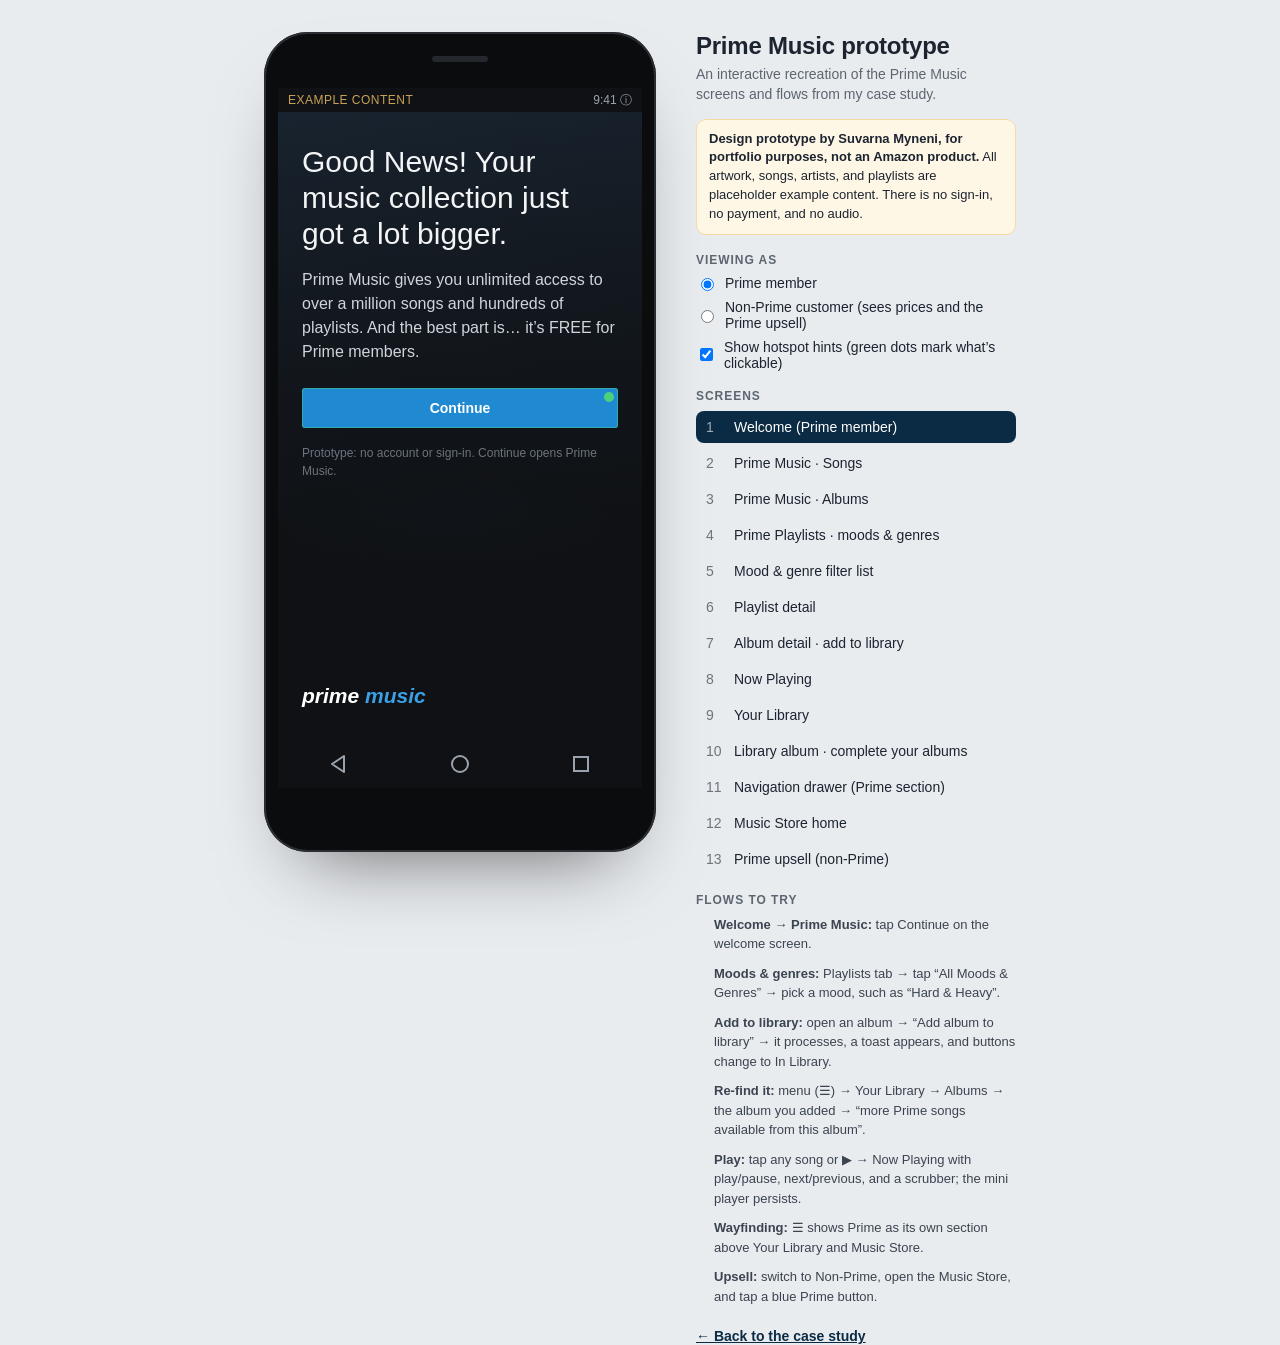
<file: prototype/index.html>
<!doctype html>
<html lang="en">
<head>
  <meta charset="utf-8">
  <meta name="viewport" content="width=device-width, initial-scale=1">
  <title>Prime Music — interactive design prototype by Suvarna Myneni</title>
  <meta name="description" content="Clickable HTML/CSS/JS prototype of the Prime Music experience, recreated from Suvarna Myneni's case study designs. Example content only; not an Amazon product.">
  <meta name="author" content="Suvarna Myneni">
  <meta name="theme-color" content="#0f1114">
  <link rel="icon" href="../assets/favicon.svg" type="image/svg+xml">
  <link rel="stylesheet" href="app.css">
</head>
<body>
  <div class="device" aria-label="Prototype device frame">
    <div class="screen" id="screen">
      <div class="status"><span class="ex">EXAMPLE CONTENT</span><button type="button" id="help" aria-label="Screens and hints" title="Screens and hints">9:41 ⓘ</button></div>
      <div class="view" id="view" aria-live="polite"></div>
      <div id="overlay"></div>
      <div class="navbar" aria-label="System navigation">
        <button type="button" data-act="back" aria-label="Back"><svg class="icon" viewBox="0 0 24 24"><path d="M17 4v16L5 12z" fill="none" stroke="currentColor" stroke-width="2" stroke-linejoin="round"/></svg></button>
        <button type="button" data-act="home" aria-label="Prime Music home"><svg class="icon" viewBox="0 0 24 24"><circle cx="12" cy="12" r="8" fill="none" stroke="currentColor" stroke-width="2"/></svg></button>
        <button type="button" data-act="drawer" aria-label="Open navigation"><svg class="icon" viewBox="0 0 24 24"><rect x="5" y="5" width="14" height="14" fill="none" stroke="currentColor" stroke-width="2"/></svg></button>
      </div>
    </div>
  </div>

  <aside class="panel" id="panel">
    <h1>Prime Music prototype</h1>
    <p class="by">An interactive recreation of the Prime Music screens and flows from my case study.</p>
    <p class="disclaimer"><strong>Design prototype by Suvarna Myneni, for portfolio purposes, not an Amazon product.</strong> All artwork, songs, artists, and playlists are placeholder example content. There is no sign-in, no payment, and no audio.</p>

    <h2>Viewing as</h2>
    <div class="toggles">
      <label><input type="radio" name="who" value="prime" checked> Prime member</label>
      <label><input type="radio" name="who" value="nonprime"> Non-Prime customer (sees prices and the Prime upsell)</label>
      <label><input type="checkbox" id="hints" checked> Show hotspot hints (green dots mark what’s clickable)</label>
    </div>

    <h2>Screens</h2>
    <ol id="screens"></ol>

    <h2>Flows to try</h2>
    <ol class="flows">
      <li><b>Welcome → Prime Music:</b> tap Continue on the welcome screen.</li>
      <li><b>Moods &amp; genres:</b> Playlists tab → tap “All Moods &amp; Genres” → pick a mood, such as “Hard &amp; Heavy”.</li>
      <li><b>Add to library:</b> open an album → “Add album to library” → it processes, a toast appears, and buttons change to In Library.</li>
      <li><b>Re-find it:</b> menu (☰) → Your Library → Albums → the album you added → “more Prime songs available from this album”.</li>
      <li><b>Play:</b> tap any song or ▶ → Now Playing with play/pause, next/previous, and a scrubber; the mini player persists.</li>
      <li><b>Wayfinding:</b> ☰ shows Prime as its own section above Your Library and Music Store.</li>
      <li><b>Upsell:</b> switch to Non-Prime, open the Music Store, and tap a blue Prime button.</li>
    </ol>
    <a class="back" href="../#prototype">← Back to the case study</a>
  </aside>

  <script src="app.js"></script>
</body>
</html>
</file>
<file: case-study.css>
/* Shared case study stylesheet — identical in every case study repo. Do not edit per project. */
@import url('https://fonts.googleapis.com/css2?family=Inter:wght@400;500;600;700&family=Inter+Tight:wght@600;700;800&display=swap');
:root{
  --bg:#F7F7F4; --surface:#FFFFFF; --ink:#14161A; --muted:#5B6270; --line:#E4E6EB;
  --accent:#3B4FE0; --accent-soft:#EEF0FD; --dark:#101218; --dark-ink:#F3F4F7;
  --radius:16px; --max:1120px;
  --font:'Inter',system-ui,-apple-system,Segoe UI,Roboto,sans-serif;
  --font-head:'Inter Tight','Inter',system-ui,sans-serif;
}
*{box-sizing:border-box;margin:0;padding:0}
html{scroll-behavior:smooth;scroll-padding-top:80px}
body{background:var(--bg);color:var(--ink);font:16px/1.65 var(--font);-webkit-font-smoothing:antialiased}
img{max-width:100%;display:block;border-radius:12px}
a{color:var(--accent);text-decoration:none} a:hover{text-decoration:underline}
.wrap{max-width:var(--max);margin:0 auto;padding:0 24px}
/* nav */
.cs-nav{position:sticky;top:0;z-index:50;background:var(--bg);border-bottom:1px solid var(--line)}
.cs-nav .wrap{display:flex;align-items:center;gap:24px;height:64px}
.cs-nav .back{font-weight:600;color:var(--ink);white-space:nowrap}
.cs-nav .links{display:flex;gap:18px;overflow-x:auto;scrollbar-width:none;font-size:14px}
.cs-nav .links::-webkit-scrollbar{display:none}
.cs-nav .links a{color:var(--muted);white-space:nowrap} .cs-nav .links a:hover{color:var(--ink);text-decoration:none}
/* hero */
.cs-hero{padding:88px 0 56px}
.eyebrow{font-size:13px;font-weight:600;letter-spacing:.08em;text-transform:uppercase;color:var(--accent)}
.cs-hero h1{font:800 clamp(36px,5.5vw,64px)/1.05 var(--font-head);letter-spacing:-.02em;margin:14px 0 18px;max-width:900px}
.cs-hero .lede{font-size:20px;color:var(--muted);max-width:none}
.meta{display:grid;grid-template-columns:repeat(auto-fit,minmax(170px,1fr));gap:1px;background:var(--line);border:1px solid var(--line);border-radius:var(--radius);overflow:hidden;margin-top:40px}
.meta div{background:var(--surface);padding:18px 20px}
.meta dt{font-size:12px;font-weight:600;text-transform:uppercase;letter-spacing:.06em;color:var(--muted)}
.meta dd{font-weight:500;margin-top:4px}
.cs-cover{margin-top:40px;border:1px solid var(--line);border-radius:var(--radius);overflow:hidden;background:var(--surface)}
.cs-cover img{border-radius:0;width:100%}
/* sections */
.cs-section{padding:72px 0;border-top:1px solid var(--line)}
.cs-section .head{display:grid;grid-template-columns:120px 1fr;gap:24px;margin-bottom:32px}
.cs-section .num{font:700 14px var(--font-head);color:var(--accent);padding-top:10px}
.cs-section h2{font:700 clamp(28px,3.4vw,40px)/1.15 var(--font-head);letter-spacing:-.015em}
.cs-section .head p{color:var(--muted);font-size:18px;margin-top:10px;max-width:none}
.body{margin-left:144px} .body > * + *{margin-top:20px}
.body p,.body li{max-width:none} .body ul{padding-left:20px} .body li+li{margin-top:6px}
h3{font:700 20px/1.3 var(--font-head);margin-bottom:8px}
.grid{display:grid;gap:16px} .g2{grid-template-columns:repeat(2,1fr)} .g3{grid-template-columns:repeat(3,1fr)} .g4{grid-template-columns:repeat(4,1fr)}
.card{background:var(--surface);border:1px solid var(--line);border-radius:var(--radius);padding:24px}
.card p{color:var(--muted);font-size:15px}
.card .tag{display:inline-block;font-size:12px;font-weight:600;color:var(--accent);background:var(--accent-soft);padding:4px 10px;border-radius:999px;margin-bottom:12px}
.callout{background:var(--accent-soft);border-left:4px solid var(--accent);border-radius:12px;padding:20px 24px;font-size:18px;font-weight:500}
.process{display:grid;grid-template-columns:repeat(5,1fr);gap:12px;counter-reset:s}
.process .step{background:var(--surface);border:1px solid var(--line);border-radius:var(--radius);padding:20px}
.process .step b{display:block;font-family:var(--font-head);margin-bottom:6px}
.process .step span{font-size:14px;color:var(--muted)}
table{width:100%;border-collapse:collapse;background:var(--surface);border:1px solid var(--line);border-radius:var(--radius);overflow:hidden;font-size:15px}
th,td{text-align:left;padding:14px 16px;border-bottom:1px solid var(--line);vertical-align:top}
th{background:#FAFAFB;font-weight:600;font-size:13px;text-transform:uppercase;letter-spacing:.04em;color:var(--muted)}
tr:last-child td{border-bottom:0}
.persona{display:grid;grid-template-columns:96px 1fr;gap:20px}
.persona .avatar{width:96px;height:96px;border-radius:50%;background:var(--accent-soft);display:grid;place-items:center;font:700 28px var(--font-head);color:var(--accent)}
.figure{background:var(--surface);border:1px solid var(--line);border-radius:var(--radius);padding:12px}
.figure figcaption{font-size:14px;color:var(--muted);padding:10px 6px 2px}
.swatches{display:flex;flex-wrap:wrap;gap:12px}
.swatch{width:120px;border:1px solid var(--line);border-radius:12px;overflow:hidden;background:var(--surface);font-size:13px}
.swatch i{display:block;height:64px} .swatch span{display:block;padding:8px 10px}
.metric{background:var(--surface);border:1px solid var(--line);border-radius:var(--radius);padding:24px}
.metric .v{font:800 40px/1 var(--font-head);color:var(--accent)}
.metric .l{margin-top:10px;font-weight:600}
.metric .n{margin-top:6px;font-size:13px;color:var(--muted)}
.dark{background:var(--dark);color:var(--dark-ink);border-top:0}
.dark .head p,.dark .card p{color:#A9AFBC} .dark .card,.dark .metric{background:#181B23;border-color:#2A2E39}
/* footer / next project */
.cs-next{padding:64px 0 88px;border-top:1px solid var(--line)}
.cs-next .wrap{display:flex;justify-content:space-between;gap:24px;flex-wrap:wrap}
.cs-next a{display:block;font:700 24px var(--font-head);color:var(--ink)} .cs-next small{display:block;color:var(--muted);font-weight:500;font-size:13px;text-transform:uppercase;letter-spacing:.06em}
.cs-foot{padding:24px 0;border-top:1px solid var(--line);color:var(--muted);font-size:14px}
@media (max-width:900px){
  .cs-section .head{grid-template-columns:1fr;gap:4px}.body{margin-left:0}
  .g3,.g4,.process{grid-template-columns:1fr 1fr}.g2{grid-template-columns:1fr}
}
@media (max-width:560px){.g3,.g4,.process{grid-template-columns:1fr}.persona{grid-template-columns:1fr}}

/* Comfortable touch targets for the section links */
.cs-nav .links a,.cs-nav .back{display:inline-flex;align-items:center;min-height:44px}
</file>
<file: prototype/app.css>
/* Prime Music interactive prototype — Suvarna Myneni. Tokens follow the Visual Design Spec in the case study:
   base 16px type with a T1–T9 scale (14,16,18,21,24,27,30,35,43), 8dp rhythm on a 4dp grid,
   blue Prime button, orange purchase button, grey In Library state, onTouch 0.5 / disabled 0.3 opacity. */
:root{
  --bg:#16191e; --bar:#0f1114; --panel:#1e2228; --row:#22272e; --line:#2c323a;
  --text:#f2f4f6; --sub:#9aa3ad; --dim:#6b747e;
  --prime:#1f8ad2; --prime-2:#3aa0e6; --buy:#f26b1d; --accent:#ff9a1f; --touch:#4cd07d;
  --t1:14px; --t2:16px; --t3:18px; --t4:21px; --t5:24px; --t7:30px;
  --sans:"Amazon Ember","Segoe UI",Roboto,"Helvetica Neue",Arial,sans-serif;
}
*{box-sizing:border-box}
html,body{margin:0;height:100%}
body{font-family:var(--sans);background:#e9ecef;color:#1c2430;display:flex;justify-content:center;gap:40px;padding:32px 24px;min-height:100%}
button{font:inherit;color:inherit;background:none;border:0;padding:0;cursor:pointer}
button:active,[data-hot]:active{opacity:.5}
button:disabled{opacity:.3;cursor:default}

/* side panel */
.panel{width:320px;flex:none;align-self:flex-start;position:sticky;top:24px}
.panel h1{font-size:var(--t5);margin:0 0 4px;letter-spacing:-.01em}
.panel .by{margin:0 0 14px;color:#5c6570;font-size:var(--t1);line-height:1.45}
.panel .disclaimer{background:#fff7e6;border:1px solid #f3d9a4;border-radius:10px;padding:10px 12px;font-size:13px;line-height:1.45;margin:0 0 16px}
.panel h2{font-size:12px;text-transform:uppercase;letter-spacing:.08em;color:#5c6570;margin:18px 0 8px}
.panel ol{margin:0;padding:0;list-style:none;display:grid;gap:4px}
.panel ol button{width:100%;text-align:left;padding:8px 10px;border-radius:8px;font-size:var(--t1);display:flex;gap:8px}
.panel ol button:hover{background:#dde2e7}
.panel ol button[aria-current="true"]{background:#0b2a43;color:#fff}
.panel ol button span{opacity:.6;min-width:20px}
.panel .toggles{display:grid;gap:8px;font-size:var(--t1)}
.panel label{display:flex;gap:8px;align-items:center;cursor:pointer}
.panel .flows{font-size:13px;line-height:1.5;color:#3b4450;padding-left:18px;margin:0}
.panel .flows li{margin-bottom:6px}
.panel a{color:#0b2a43}
.panel .back{display:inline-block;margin-top:16px;font-size:var(--t1);font-weight:600}

/* device */
.device{flex:none;width:392px;height:820px;background:#0b0c0e;border-radius:44px;padding:56px 14px 64px;box-shadow:0 40px 80px -40px rgba(0,0,0,.6),inset 0 0 0 2px #2a2d31;position:relative}
.device::before{content:"";position:absolute;top:24px;left:50%;width:56px;height:6px;border-radius:3px;background:#24272b;transform:translateX(-50%)}
.screen{position:relative;width:100%;height:100%;background:var(--bg);color:var(--text);overflow:hidden;display:flex;flex-direction:column;font-size:var(--t2)}
.status{height:24px;flex:none;background:var(--bar);display:flex;justify-content:space-between;align-items:center;padding:0 10px;font-size:12px;color:var(--sub)}
.status .ex{color:#c9a256;letter-spacing:.04em}
.view{flex:1;overflow-y:auto;overflow-x:hidden;position:relative;scrollbar-width:thin}
.navbar{height:48px;flex:none;background:var(--bar);display:flex;justify-content:space-around;align-items:center;color:var(--sub)}
.navbar button{width:64px;height:40px;display:grid;place-items:center}

/* app chrome */
.appbar{height:56px;display:flex;align-items:center;gap:16px;padding:0 12px 0 16px;background:var(--bar);position:sticky;top:0;z-index:3}
.appbar h3{flex:1;margin:0;font-size:var(--t3);font-weight:500}
.icon{width:24px;height:24px;display:block;fill:currentColor}
.tabs{display:flex;background:var(--bar);position:sticky;top:56px;z-index:3}
.tabs button{flex:1;height:44px;font-size:13px;letter-spacing:.06em;color:var(--sub);border-bottom:3px solid transparent}
.tabs button[aria-selected="true"]{color:var(--accent);border-color:var(--accent)}
.filter{height:44px;display:flex;align-items:center;justify-content:center;gap:6px;background:var(--panel);font-size:var(--t1);color:var(--text);width:100%}
.filter::after{content:"";border:5px solid transparent;border-top-color:currentColor;margin-top:5px}
.section-h{display:flex;justify-content:space-between;align-items:baseline;padding:20px 16px 8px}
.section-h h4{margin:0;font-size:var(--t3);font-weight:500}
.section-h button{font-size:11px;color:var(--accent);letter-spacing:.06em}

/* rows */
.row{display:flex;align-items:center;gap:12px;padding:8px 8px 8px 16px;min-height:64px;border-bottom:1px solid var(--line)}
.row .meta{flex:1;min-width:0}
.row .t{font-size:var(--t1);white-space:nowrap;overflow:hidden;text-overflow:ellipsis}
.row .s{font-size:12px;color:var(--sub);white-space:nowrap;overflow:hidden;text-overflow:ellipsis;margin-top:2px}
.row .num{width:20px;color:var(--dim);font-size:var(--t1);text-align:right}
.row.playing .t{color:var(--accent)}
.more{width:32px;height:40px;display:grid;place-items:center;color:var(--sub)}
.art{flex:none;border-radius:2px;position:relative;overflow:hidden;background:var(--g)}
.art::before{content:"";position:absolute;inset:22% 22%;border-radius:50%;border:2px solid rgba(255,255,255,.35)}
.art::after{content:"";position:absolute;width:30%;height:30%;right:10%;bottom:10%;background:rgba(0,0,0,.25);transform:rotate(45deg)}
.art.s48{width:48px;height:48px}
.art.s56{width:56px;height:56px}
.art.prime-corner .pb{position:absolute;left:-18px;top:6px;transform:rotate(-45deg);background:var(--prime);color:#fff;font-size:8px;font-weight:700;padding:1px 18px;z-index:1;font-style:italic}

/* Prime badge + buttons (UI kit) */
.pbadge{display:inline-flex;align-items:center;gap:1px;font-size:10px;font-weight:700;font-style:italic;color:var(--prime-2)}
.pbadge::before{content:"";width:8px;height:5px;border-left:2px solid #f5a623;border-bottom:2px solid #f5a623;transform:rotate(-45deg) translateY(-2px);margin-right:2px}
.btn{height:32px;min-width:72px;padding:0 12px;border-radius:2px;font-size:13px;font-weight:600;display:inline-flex;align-items:center;justify-content:center;gap:4px;white-space:nowrap}
.btn.add{background:var(--prime);color:#fff}
.btn.buy{background:var(--buy);color:#fff}
.btn.lib{background:#3a4048;color:#d5d9de;font-weight:500}
.btn.wide{width:100%;height:40px;font-size:var(--t1)}
.btn.busy{color:transparent;position:relative}
.btn.busy::after{content:"";position:absolute;width:16px;height:16px;border:2px solid rgba(255,255,255,.4);border-top-color:#fff;border-radius:50%;animation:spin .7s linear infinite}
.addbox{display:inline-flex;align-items:center;gap:6px}
.icon-btn{width:40px;height:40px;display:grid;place-items:center;color:var(--text)}
.icon-btn.on{color:var(--prime-2)}
@keyframes spin{to{transform:rotate(360deg)}}

/* welcome */
.welcome{position:absolute;inset:0;display:flex;flex-direction:column;justify-content:center;padding:32px 24px;background:linear-gradient(180deg,rgba(15,17,20,.2),#0f1114 75%),radial-gradient(120% 60% at 50% 100%,#2b4d73,transparent 70%),linear-gradient(160deg,#1b2836,#0f1114)}
.welcome h2{font-size:var(--t7);font-weight:400;line-height:1.2;margin:0 0 16px}
.welcome p{color:#cfd5db;line-height:1.5;margin:0 0 24px;font-size:var(--t2)}
.welcome .fine{font-size:12px;color:var(--dim);margin-top:16px}
.wordmark{font-style:italic;font-weight:700;font-size:var(--t4);margin-top:auto;color:#fff}
.wordmark b{color:var(--prime-2)}

/* hero banner (store) */
.banner{margin:16px;padding:20px;border-radius:4px;background:radial-gradient(90% 120% at 90% 100%,#2f5f8f,transparent 60%),linear-gradient(135deg,#0b1621,#1c2b3b)}
.banner .wordmark{font-size:var(--t3);margin:0 0 8px}
.banner h4{margin:0 0 6px;font-size:var(--t4);font-weight:400}
.banner p{margin:0 0 10px;font-size:13px;color:#cfd5db}
.banner button{color:var(--prime-2);font-size:13px}

/* cards */
.hscroll{display:flex;gap:12px;overflow-x:auto;padding:0 16px 8px;scrollbar-width:none}
.card{flex:none;width:112px;text-align:left}
.card .art{width:112px;height:112px;margin-bottom:6px}
.card .t{font-size:13px;line-height:1.3}
.card .s{font-size:12px;color:var(--sub)}
.grid2{display:grid;grid-template-columns:1fr 1fr;gap:16px 12px;padding:16px}
.grid2 .card{width:auto}
.grid2 .card .art{width:100%;height:auto;aspect-ratio:1}
.mosaic{display:grid;grid-template-columns:1fr 1fr;width:72px;height:72px;flex:none;gap:1px}
.mosaic i{background:var(--g)}
.stars{color:var(--accent);font-size:12px;letter-spacing:1px}
.stars span{color:var(--sub);letter-spacing:0;margin-left:4px}

/* detail */
.detail-head{display:flex;gap:16px;padding:16px;background:var(--panel)}
.detail-head .art{width:120px;height:120px}
.detail-head h3{margin:8px 0 6px;font-size:var(--t3);font-weight:500;line-height:1.3}
.detail-head p{margin:0;color:var(--sub);font-size:var(--t1)}
.desc{padding:12px 16px 0;font-size:13px;line-height:1.5;color:#cfd5db;margin:0}
.actions{display:flex;justify-content:space-around;background:#262b32;height:56px;align-items:center}
.buybox{padding:16px;display:grid;gap:8px}
.reveal{display:flex;gap:6px;align-items:center;padding:16px;color:var(--prime-2);font-size:var(--t1);width:100%}
.lyrics{border:1px solid var(--dim);color:var(--sub);font-size:9px;padding:0 3px;margin-left:6px;vertical-align:middle}

/* player */
.player{position:absolute;inset:0;background:var(--bg);display:flex;flex-direction:column;z-index:6}
.player .big{width:100%;aspect-ratio:1;flex:none;position:relative;background:var(--g)}
.player .big::before{content:"";position:absolute;inset:28%;border-radius:50%;border:3px solid rgba(255,255,255,.3)}
.player .big .pb{position:absolute;left:-26px;top:14px;transform:rotate(-45deg);background:var(--prime);color:#fff;font-size:11px;font-weight:700;font-style:italic;padding:2px 30px}
.player .big .ex{position:absolute;right:8px;bottom:8px;font-size:10px;color:rgba(255,255,255,.7)}
.scrub{height:3px;background:#3a4048;position:relative;cursor:pointer;flex:none}
.scrub i{position:absolute;left:0;top:0;bottom:0;background:var(--accent)}
.scrub b{position:absolute;top:50%;width:12px;height:12px;border-radius:50%;background:var(--accent);transform:translate(-50%,-50%)}
.times{display:flex;justify-content:space-between;font-size:11px;color:var(--sub);padding:6px 12px 0}
.player .info{text-align:center;padding:12px 16px 4px}
.player .info h3{margin:0 0 4px;font-size:var(--t3);font-weight:500}
.player .info p{margin:0;font-size:var(--t1);color:var(--sub)}
.transport{display:flex;justify-content:center;align-items:center;gap:32px;padding:12px 0}
.transport .pp .icon{width:44px;height:44px}
.mini{position:sticky;bottom:0;display:flex;align-items:center;gap:10px;background:#0f1114;border-top:1px solid var(--line);padding:6px 8px 6px 10px;z-index:4;width:100%;text-align:left}
.mini .meta{flex:1;min-width:0}
.mini .t{font-size:13px;white-space:nowrap;overflow:hidden;text-overflow:ellipsis}
.mini .s{font-size:11px;color:var(--sub)}
.mini .bar{position:absolute;left:0;top:0;height:2px;background:var(--accent)}

/* overlays */
.scrim{position:absolute;inset:0;background:rgba(0,0,0,.55);z-index:8;display:flex}
.drawer{width:82%;background:#1b1f24;height:100%;overflow-y:auto;animation:slide .2s ease-out}
@keyframes slide{from{transform:translateX(-100%)}}
.drawer .grp{display:flex;justify-content:space-between;align-items:center;padding:10px 16px;font-size:11px;letter-spacing:.08em;color:var(--sub);background:#14171b;text-transform:uppercase}
.drawer .grp.prime{background:#1e3a2b;color:#bfe9cf}
.drawer button.item{display:block;width:100%;text-align:left;padding:14px 16px;font-size:var(--t1);border-bottom:1px solid var(--line)}
.drawer button.item[aria-current="true"]{color:var(--accent)}
.menu{position:absolute;left:50%;top:100px;transform:translateX(-50%);width:84%;max-height:70%;overflow-y:auto;background:#2a2f36;box-shadow:0 16px 40px rgba(0,0,0,.5);z-index:9;border-radius:2px}
.menu .grp{font-size:11px;color:var(--dim);padding:12px 16px 4px;letter-spacing:.04em}
.menu button{display:block;width:100%;text-align:left;padding:10px 16px;font-size:var(--t1)}
.menu button[aria-current="true"]{color:var(--accent)}
.modal{margin:auto;width:86%;background:#111;border:1px solid #444;padding:24px 20px;text-align:center;background:radial-gradient(100% 60% at 50% 110%,#22476d,transparent 70%),#111}
.modal h3{margin:0 0 12px;font-size:var(--t4);font-weight:400}
.modal p{font-size:13px;color:#cfd5db;line-height:1.5;margin:0 0 16px}
.modal .note{font-size:11px;color:var(--dim);margin:12px 0 0}
.modal .text-btn{margin-top:12px;font-size:var(--t1)}
.loading{display:grid;place-items:center;height:260px}
.loading i{width:32px;height:32px;border:3px solid #3a4048;border-top-color:var(--accent);border-radius:50%;animation:spin .8s linear infinite}
.toast{position:absolute;left:12px;right:12px;bottom:72px;background:#f2f4f6;color:#16191e;font-size:13px;padding:12px 14px;border-radius:4px;z-index:10;box-shadow:0 8px 24px rgba(0,0,0,.4);animation:up .2s ease-out}
@keyframes up{from{transform:translateY(12px);opacity:0}}
.empty{padding:32px 24px;text-align:center;color:var(--sub);font-size:var(--t1);line-height:1.5}
.empty .btn{margin-top:12px}
.example-tag{display:block;text-align:center;font-size:11px;color:var(--dim);padding:16px 0 24px}

/* hotspot hints */
.hints [data-hot]{position:relative;box-shadow:inset 0 0 0 1px rgba(76,208,125,.45);border-radius:3px}
.hints [data-hot]::after{content:"";position:absolute;right:4px;top:4px;width:10px;height:10px;border-radius:50%;background:var(--touch);box-shadow:0 0 0 0 rgba(76,208,125,.7);animation:pulse 1.6s infinite;pointer-events:none;z-index:2}
@keyframes pulse{70%{box-shadow:0 0 0 10px rgba(76,208,125,0)}100%{box-shadow:0 0 0 0 rgba(76,208,125,0)}}

/* responsive: on narrow screens the app fills the viewport and the panel collapses below */
@media (max-width:820px){
  body{flex-direction:column;align-items:center;justify-content:flex-start;height:auto;padding:0;gap:0;background:#0b0c0e}
  .device{width:100%;max-width:480px;height:100svh;border-radius:0;padding:0;box-shadow:none}
  .device::before{display:none}
  .panel{position:static;width:100%;max-width:480px;background:#e9ecef;padding:20px 16px 32px}
}
.art{display:block}
.view{display:flex;flex-direction:column}
.view>*{flex-shrink:0}
.mini{margin-top:auto}
</file>
